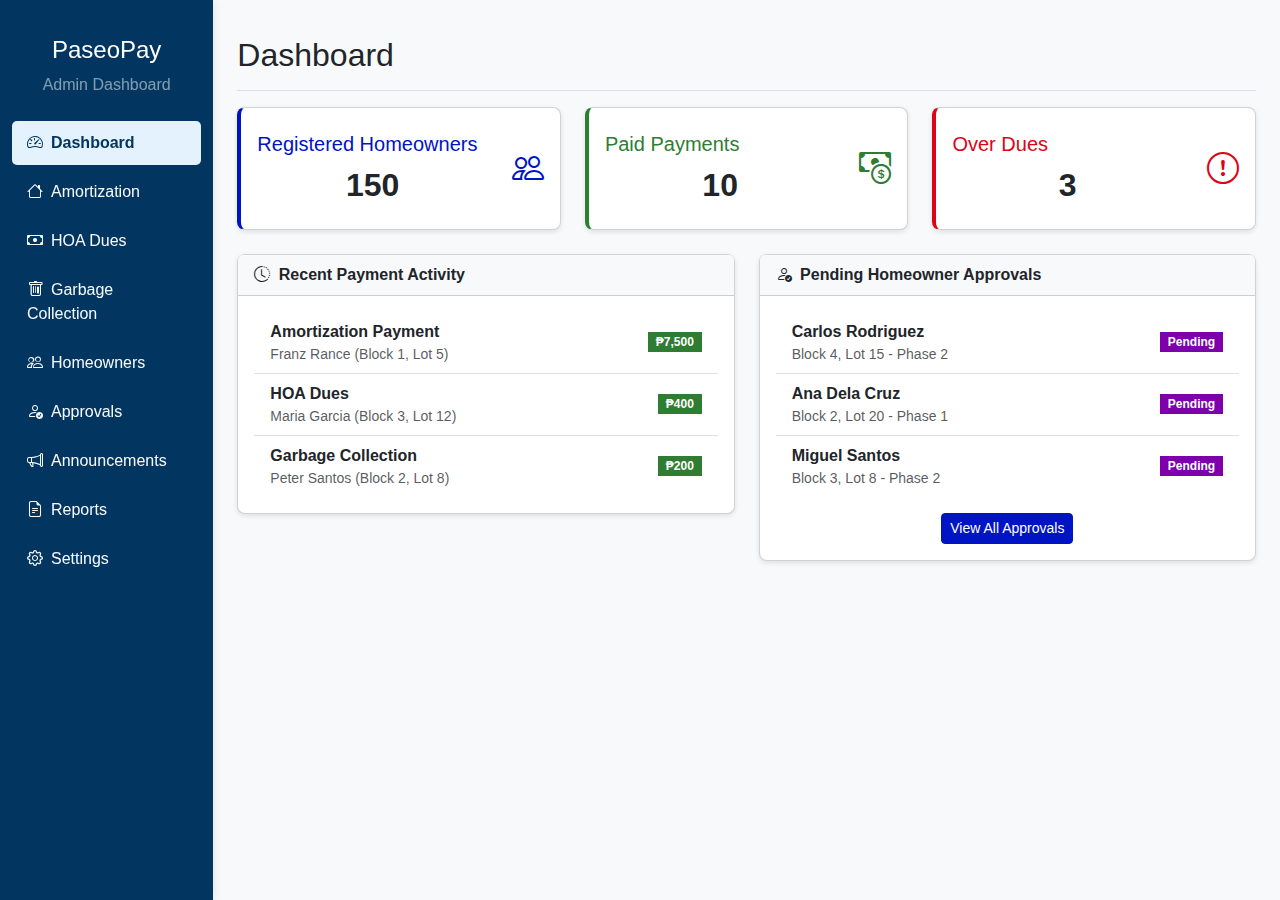
<file: admin/index.html>
<!DOCTYPE html>
<html lang="en">
<head>
    <meta charset="UTF-8">
    <meta name="viewport" content="width=device-width, initial-scale=1.0">
    <title>PaseoPay Admin Dashboard</title>
    <link href="https://cdn.jsdelivr.net/npm/bootstrap@5.3.0/dist/css/bootstrap.min.css" rel="stylesheet">
    <link rel="stylesheet" href="https://cdn.jsdelivr.net/npm/bootstrap-icons@1.10.0/font/bootstrap-icons.css">
    <link rel="stylesheet" href="assets/css/styles.css">
</head>
<body>
    <div class="container-fluid">
        <div class="row">
            <!-- Sidebar -->
            <nav id="sidebar" class="col-md-3 col-lg-2 d-md-block sidebar">
                <div class="position-sticky pt-3">
                    <div class="text-center mb-4">
                        <h4 class="text-white">PaseoPay</h4>
                        <p class="text-white-50">Admin Dashboard</p>
                    </div>
                    <ul class="nav flex-column">
                        <li class="nav-item">
                            <a class="nav-link active" href="index.html">
                                <i class="bi bi-speedometer2 me-2"></i>Dashboard
                            </a>
                        </li>
                        <li class="nav-item">
                            <a class="nav-link" href="amortization.html">
                                <i class="bi bi-house me-2"></i>Amortization
                            </a>
                        </li>
                        <li class="nav-item">
                            <a class="nav-link" href="hoa-dues.html">
                                <i class="bi bi-cash me-2"></i>HOA Dues
                            </a>
                        </li>
                        <li class="nav-item">
                            <a class="nav-link" href="garbage-collection.html">
                                <i class="bi bi-trash me-2"></i>Garbage Collection
                            </a>
                        </li>
                        <li class="nav-item">
                            <a class="nav-link" href="homeowners.html">
                                <i class="bi bi-people me-2"></i>Homeowners
                            </a>
                        </li>
                        <li class="nav-item">
                            <a class="nav-link" href="homeowner-approvals.html">
                                <i class="bi bi-person-check me-2"></i>Approvals
                            </a>
                        </li>
                        <li class="nav-item">
                            <a class="nav-link" href="announcements.html">
                                <i class="bi bi-megaphone me-2"></i>Announcements
                            </a>
                        </li>
                        <li class="nav-item">
                            <a class="nav-link" href="reports.html">
                                <i class="bi bi-file-earmark-text me-2"></i>Reports
                            </a>
                        </li>
                        <li class="nav-item">
                            <a class="nav-link" href="settings.html">
                                <i class="bi bi-gear me-2"></i>Settings
                            </a>
                        </li>
                    </ul>
                </div>
            </nav>

            <!-- Main Content -->
            <main class="col-md-9 ms-sm-auto col-lg-10 px-md-4">
                <div class="d-flex justify-content-between flex-wrap flex-md-nowrap align-items-center pt-3 pb-2 mb-3 border-bottom">
                    <h1 class="h2">Dashboard</h1>
                </div>

                <!-- Dashboard Content -->
                <div class="row">
                    <div class="col-md-4 mb-4">
                        <div class="card border-left-primary h-100 py-2">
                            <div class="card-body">
                                <div class="row no-gutters align-items-center">
                                    <div class="col">
                                        <div class="h5 mb-0 font-weight-bold text-primary">Registered Homeowners</div>
                                        <div class="h2 mt-2 stat-number">150</div>
                                    </div>
                                    <div class="col-auto">
                                        <i class="bi bi-people icon-large text-primary"></i>
                                    </div>
                                </div>
                            </div>
                        </div>
                    </div>
                    <div class="col-md-4 mb-4">
                        <div class="card border-left-success h-100 py-2">
                            <div class="card-body">
                                <div class="row no-gutters align-items-center">
                                    <div class="col">
                                        <div class="h5 mb-0 font-weight-bold text-success">Paid Payments</div>
                                        <div class="h2 mt-2 stat-number">10</div>
                                    </div>
                                    <div class="col-auto">
                                        <i class="bi bi-cash-coin icon-large text-success"></i>
                                    </div>
                                </div>
                            </div>
                        </div>
                    </div>
                    <div class="col-md-4 mb-4">
                        <div class="card border-left-danger h-100 py-2">
                            <div class="card-body">
                                <div class="row no-gutters align-items-center">
                                    <div class="col">
                                        <div class="h5 mb-0 font-weight-bold text-danger">Over Dues</div>
                                        <div class="h2 mt-2 stat-number">3</div>
                                    </div>
                                    <div class="col-auto">
                                        <i class="bi bi-exclamation-circle icon-large text-danger"></i>
                                    </div>
                                </div>
                            </div>
                        </div>
                    </div>
                </div>
                <div class="row">
                    <div class="col-md-6">
                        <div class="card mb-4">
                            <div class="card-header">
                                <i class="bi bi-clock-history me-1"></i>
                                Recent Payment Activity
                            </div>
                            <div class="card-body">
                                <ul class="list-group list-group-flush">
                                    <li class="list-group-item d-flex justify-content-between align-items-center">
                                        <div>
                                            <strong>Amortization Payment</strong>
                                            <div class="small text-muted">Franz Rance (Block 1, Lot 5)</div>
                                        </div>
                                        <span class="badge bg-success">₱7,500</span>
                                    </li>
                                    <li class="list-group-item d-flex justify-content-between align-items-center">
                                        <div>
                                            <strong>HOA Dues</strong>
                                            <div class="small text-muted">Maria Garcia (Block 3, Lot 12)</div>
                                        </div>
                                        <span class="badge bg-success">₱400</span>
                                    </li>
                                    <li class="list-group-item d-flex justify-content-between align-items-center">
                                        <div>
                                            <strong>Garbage Collection</strong>
                                            <div class="small text-muted">Peter Santos (Block 2, Lot 8)</div>
                                        </div>
                                        <span class="badge bg-success">₱200</span>
                                    </li>
                                </ul>
                            </div>
                        </div>
                    </div>
                    <div class="col-md-6">
                        <div class="card mb-4">
                            <div class="card-header">
                                <i class="bi bi-person-check me-1"></i>
                                Pending Homeowner Approvals
                            </div>
                            <div class="card-body">
                                <ul class="list-group list-group-flush">
                                    <li class="list-group-item d-flex justify-content-between align-items-center">
                                        <div>
                                            <strong>Carlos Rodriguez</strong>
                                            <div class="small text-muted">Block 4, Lot 15 - Phase 2</div>
                                        </div>
                                        <span class="badge bg-warning">Pending</span>
                                    </li>
                                    <li class="list-group-item d-flex justify-content-between align-items-center">
                                        <div>
                                            <strong>Ana Dela Cruz</strong>
                                            <div class="small text-muted">Block 2, Lot 20 - Phase 1</div>
                                        </div>
                                        <span class="badge bg-warning">Pending</span>
                                    </li>
                                    <li class="list-group-item d-flex justify-content-between align-items-center">
                                        <div>
                                            <strong>Miguel Santos</strong>
                                            <div class="small text-muted">Block 3, Lot 8 - Phase 2</div>
                                        </div>
                                        <span class="badge bg-warning">Pending</span>
                                    </li>
                                </ul>
                                <div class="text-center mt-3">
                                    <a href="homeowner-approvals.html" class="btn btn-sm btn-primary">
                                        View All Approvals
                                    </a>
                                </div>
                            </div>
                        </div>
                    </div>
                </div>
            </main>
        </div>
    </div>

    <script src="https://cdn.jsdelivr.net/npm/bootstrap@5.3.0/dist/js/bootstrap.bundle.min.js"></script>
    <script src="assets/js/dashboard.js"></script>
</body>
</html>
</file>
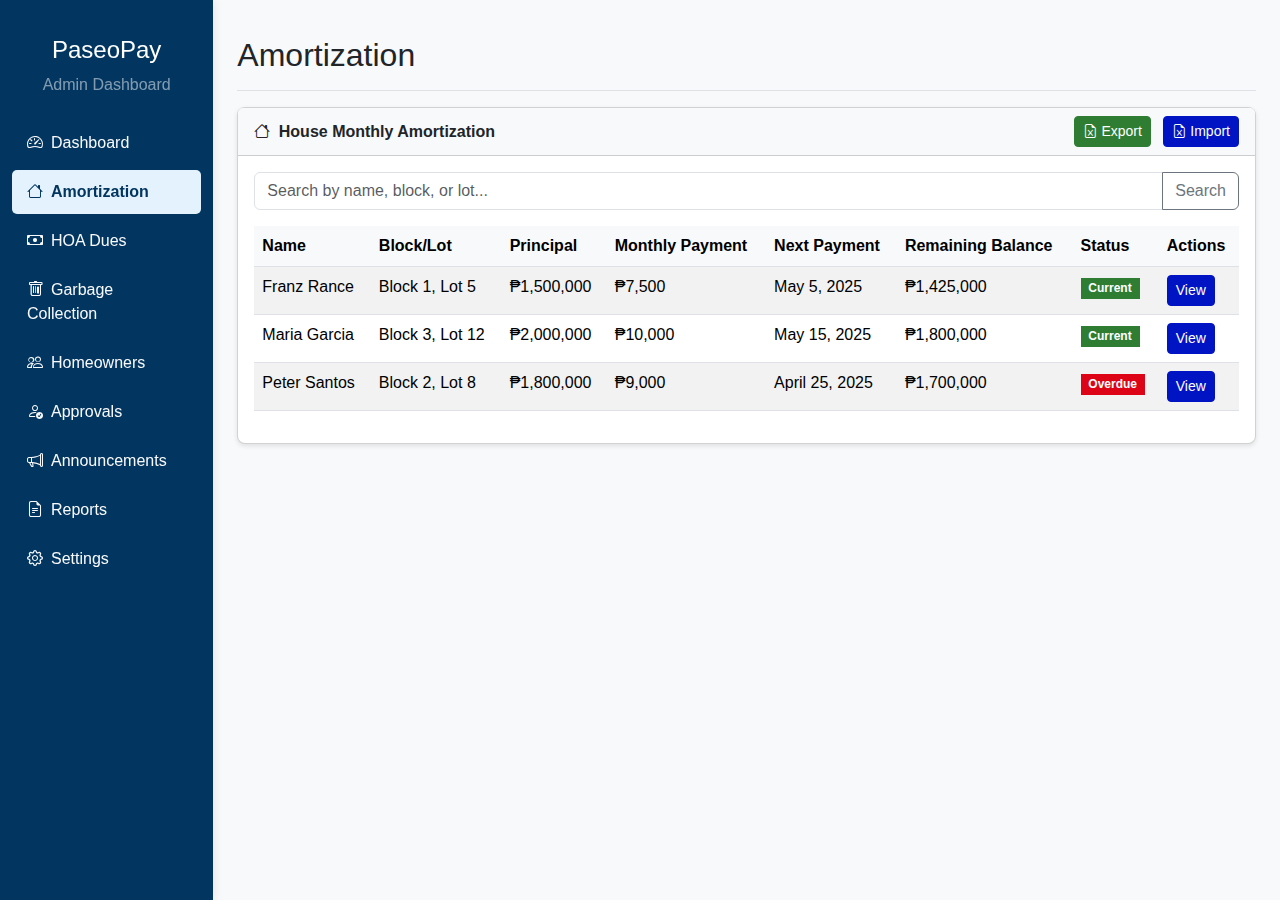
<file: admin/amortization.html>
<!DOCTYPE html>
<html lang="en">
  <head>
    <meta charset="UTF-8" />
    <meta name="viewport" content="width=device-width, initial-scale=1.0" />
    <title>Amortization - PaseoPay Admin Dashboard</title>
    <link
      href="https://cdn.jsdelivr.net/npm/bootstrap@5.3.0/dist/css/bootstrap.min.css"
      rel="stylesheet"
    />
    <link
      rel="stylesheet"
      href="https://cdn.jsdelivr.net/npm/bootstrap-icons@1.10.0/font/bootstrap-icons.css"
    />
    <link rel="stylesheet" href="assets/css/styles.css" />
  </head>
  <body>
    <div class="container-fluid">
      <div class="row">
        <!-- Sidebar -->
        <nav id="sidebar" class="col-md-3 col-lg-2 d-md-block sidebar">
          <div class="position-sticky pt-3">
            <div class="text-center mb-4">
              <h4 class="text-white">PaseoPay</h4>
              <p class="text-white-50">Admin Dashboard</p>
            </div>
            <ul class="nav flex-column">
              <li class="nav-item">
                <a class="nav-link" href="index.html">
                  <i class="bi bi-speedometer2 me-2"></i>Dashboard
                </a>
              </li>
              <li class="nav-item">
                <a class="nav-link active" href="amortization.html">
                  <i class="bi bi-house me-2"></i>Amortization
                </a>
              </li>
              <li class="nav-item">
                <a class="nav-link" href="hoa-dues.html">
                  <i class="bi bi-cash me-2"></i>HOA Dues
                </a>
              </li>
              <li class="nav-item">
                <a class="nav-link" href="garbage-collection.html">
                  <i class="bi bi-trash me-2"></i>Garbage Collection
                </a>
              </li>
              <li class="nav-item">
                <a class="nav-link" href="homeowners.html">
                  <i class="bi bi-people me-2"></i>Homeowners
                </a>
              </li>
              <li class="nav-item">
                <a class="nav-link" href="homeowner-approvals.html">
                  <i class="bi bi-person-check me-2"></i>Approvals
                </a>
              </li>
              <li class="nav-item">
                <a class="nav-link" href="announcements.html">
                  <i class="bi bi-megaphone me-2"></i>Announcements
                </a>
              </li>
              <li class="nav-item">
                <a class="nav-link" href="reports.html">
                  <i class="bi bi-file-earmark-text me-2"></i>Reports
                </a>
              </li>
              <li class="nav-item">
                <a class="nav-link" href="settings.html">
                  <i class="bi bi-gear me-2"></i>Settings
                </a>
              </li>
            </ul>
          </div>
        </nav>

        <!-- Main Content -->
        <main class="col-md-9 ms-sm-auto col-lg-10 px-md-4">
          <div
            class="d-flex justify-content-between flex-wrap flex-md-nowrap align-items-center pt-3 pb-2 mb-3 border-bottom"
          >
            <h1 class="h2">Amortization</h1>
          </div>

          <!-- Amortization Content -->
          <div class="card mb-4">
            <div class="card-header">
              <div class="d-flex justify-content-between align-items-center">
                <div>
                  <i class="bi bi-house me-1"></i>
                  House Monthly Amortization
                </div>
                <div>
                  <button
                    class="btn btn-sm btn-success me-2"
                    id="export-amortization"
                  >
                    <i class="bi bi-file-earmark-excel me-1"></i>Export
                  </button>
                  <button
                    class="btn btn-sm btn-primary"
                    id="import-amortization"
                  >
                    <i class="bi bi-file-earmark-excel me-1"></i>Import
                  </button>
                </div>
              </div>
            </div>
            <div class="card-body">
              <div class="mb-3">
                <div class="input-group">
                  <input
                    type="text"
                    class="form-control"
                    placeholder="Search by name, block, or lot..."
                  />
                  <button class="btn btn-outline-secondary" type="button">
                    Search
                  </button>
                </div>
              </div>
              <div class="table-responsive">
                <table class="table table-striped table-hover">
                  <thead>
                    <tr>
                      <th>Name</th>
                      <th>Block/Lot</th>
                      <th>Principal</th>
                      <th>Monthly Payment</th>
                      <th>Next Payment</th>
                      <th>Remaining Balance</th>
                      <th>Status</th>
                      <th>Actions</th>
                    </tr>
                  </thead>
                  <tbody>
                    <tr>
                      <td>Franz Rance</td>
                      <td>Block 1, Lot 5</td>
                      <td>₱1,500,000</td>
                      <td>₱7,500</td>
                      <td>May 5, 2025</td>
                      <td>₱1,425,000</td>
                      <td><span class="badge bg-success">Current</span></td>
                      <td>
                        <button
                          class="btn btn-sm btn-primary"
                          data-bs-toggle="modal"
                          data-bs-target="#amortizationModal"
                        >
                          View
                        </button>
                      </td>
                    </tr>
                    <tr>
                      <td>Maria Garcia</td>
                      <td>Block 3, Lot 12</td>
                      <td>₱2,000,000</td>
                      <td>₱10,000</td>
                      <td>May 15, 2025</td>
                      <td>₱1,800,000</td>
                      <td><span class="badge bg-success">Current</span></td>
                      <td>
                        <button
                          class="btn btn-sm btn-primary"
                          data-bs-toggle="modal"
                          data-bs-target="#amortizationModal"
                        >
                          View
                        </button>
                      </td>
                    </tr>
                    <tr>
                      <td>Peter Santos</td>
                      <td>Block 2, Lot 8</td>
                      <td>₱1,800,000</td>
                      <td>₱9,000</td>
                      <td>April 25, 2025</td>
                      <td>₱1,700,000</td>
                      <td><span class="badge bg-danger">Overdue</span></td>
                      <td>
                        <button
                          class="btn btn-sm btn-primary"
                          data-bs-toggle="modal"
                          data-bs-target="#amortizationModal"
                        >
                          View
                        </button>
                      </td>
                    </tr>
                  </tbody>
                </table>
              </div>
            </div>
          </div>
        </main>
      </div>
    </div>

    <!-- Amortization Detail Modal -->
    <div
      class="modal fade"
      id="amortizationModal"
      tabindex="-1"
      aria-labelledby="amortizationModalLabel"
      aria-hidden="true"
    >
      <div class="modal-dialog modal-lg">
        <div class="modal-content">
          <div class="modal-header">
            <h5 class="modal-title" id="amortizationModalLabel">
              Amortization Details - Franz Rance
            </h5>
            <button
              type="button"
              class="btn-close"
              data-bs-dismiss="modal"
              aria-label="Close"
            ></button>
          </div>
          <div class="modal-body">
            <div class="row mb-3">
              <div class="col-md-4">
                <p><strong>Principal:</strong> ₱1,500,000</p>
              </div>
              <div class="col-md-4">
                <p><strong>Term:</strong> 10 years</p>
              </div>
              <div class="col-md-4">
                <p><strong>Interest Rate:</strong> 6% annually</p>
              </div>
            </div>
            <div class="row mb-3">
              <div class="col-md-4">
                <p><strong>Monthly Payment:</strong> ₱7,500</p>
              </div>
              <div class="col-md-4">
                <p><strong>Start Date:</strong> January 1, 2025</p>
              </div>
              <div class="col-md-4">
                <p><strong>Remaining Balance:</strong> ₱1,425,000</p>
              </div>
            </div>
            <hr />
            <h6>Amortization Schedule</h6>
            <div class="table-responsive">
              <table class="table table-striped table-hover">
                <thead>
                  <tr>
                    <th>Month</th>
                    <th>Date</th>
                    <th>Beginning Balance</th>
                    <th>Payment</th>
                    <th>Interest</th>
                    <th>Principal</th>
                    <th>Ending Balance</th>
                    <th>Status</th>
                  </tr>
                </thead>
                <tbody>
                  <tr>
                    <td>1</td>
                    <td>Jan 1, 2025</td>
                    <td>₱1,500,000</td>
                    <td>₱7,500</td>
                    <td>₱7,500</td>
                    <td>₱0</td>
                    <td>₱1,500,000</td>
                    <td><span class="badge bg-success">Paid</span></td>
                  </tr>
                  <tr>
                    <td>2</td>
                    <td>Feb 1, 2025</td>
                    <td>₱1,500,000</td>
                    <td>₱7,500</td>
                    <td>₱7,500</td>
                    <td>₱0</td>
                    <td>₱1,500,000</td>
                    <td><span class="badge bg-success">Paid</span></td>
                  </tr>
                  <tr>
                    <td>3</td>
                    <td>Mar 1, 2025</td>
                    <td>₱1,500,000</td>
                    <td>₱7,500</td>
                    <td>₱7,500</td>
                    <td>₱0</td>
                    <td>₱1,500,000</td>
                    <td><span class="badge bg-success">Paid</span></td>
                  </tr>
                  <tr>
                    <td>4</td>
                    <td>Apr 1, 2025</td>
                    <td>₱1,500,000</td>
                    <td>₱7,500</td>
                    <td>₱7,500</td>
                    <td>₱0</td>
                    <td>₱1,500,000</td>
                    <td><span class="badge bg-success">Paid</span></td>
                  </tr>
                  <tr>
                    <td>5</td>
                    <td>May 1, 2025</td>
                    <td>₱1,500,000</td>
                    <td>₱7,500</td>
                    <td>₱7,500</td>
                    <td>₱0</td>
                    <td>₱1,500,000</td>
                    <td><span class="badge bg-warning">Pending</span></td>
                  </tr>
                </tbody>
              </table>
            </div>
          </div>
          <div class="modal-footer">
            <button
              type="button"
              class="btn btn-secondary"
              data-bs-dismiss="modal"
            >
              Close
            </button>
            <button type="button" class="btn btn-success">
              Record Payment
            </button>
          </div>
        </div>
      </div>
    </div>

    <!-- Import File Modal -->
    <div
      class="modal fade"
      id="importModal"
      tabindex="-1"
      aria-labelledby="importModalLabel"
      aria-hidden="true"
    >
      <div class="modal-dialog">
        <div class="modal-content">
          <div class="modal-header">
            <h5 class="modal-title" id="importModalLabel">Import Data</h5>
            <button
              type="button"
              class="btn-close"
              data-bs-dismiss="modal"
              aria-label="Close"
            ></button>
          </div>
          <div class="modal-body">
            <div class="mb-3">
              <label for="formFile" class="form-label">Select Excel File</label>
              <input class="form-control" type="file" id="formFile" />
            </div>
            <div class="alert alert-info">
              <small>
                <i class="bi bi-info-circle me-1"></i>
                Please ensure your Excel file follows the required format. You
                can download a template from the Settings page.
              </small>
            </div>
          </div>
          <div class="modal-footer">
            <button
              type="button"
              class="btn btn-secondary"
              data-bs-dismiss="modal"
            >
              Cancel
            </button>
            <button type="button" class="btn btn-primary">Import Data</button>
          </div>
        </div>
      </div>
    </div>

    <script src="https://cdn.jsdelivr.net/npm/bootstrap@5.3.0/dist/js/bootstrap.bundle.min.js"></script>
    <script src="assets/js/amortization.js"></script>
  </body>
</html>
</file>
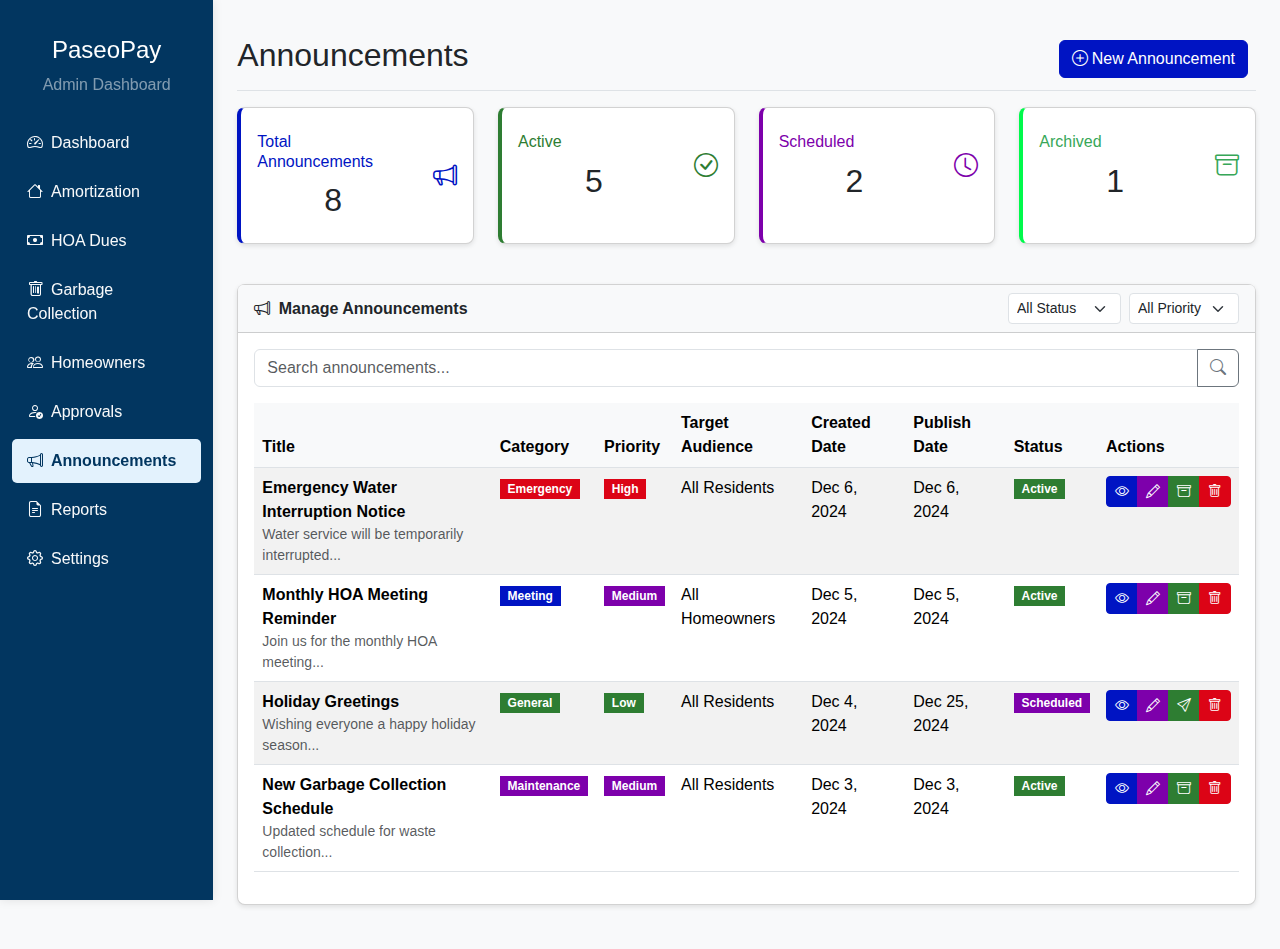
<file: admin/announcements.html>
<!DOCTYPE html>
<html lang="en">
<head>
    <meta charset="UTF-8">
    <meta name="viewport" content="width=device-width, initial-scale=1.0">
    <title>Announcements - PaseoPay Admin Dashboard</title>
    <link href="https://cdn.jsdelivr.net/npm/bootstrap@5.3.0/dist/css/bootstrap.min.css" rel="stylesheet">
    <link rel="stylesheet" href="https://cdn.jsdelivr.net/npm/bootstrap-icons@1.10.0/font/bootstrap-icons.css">
    <link rel="stylesheet" href="assets/css/styles.css">
</head>
<body>
    <div class="container-fluid">
        <div class="row">
            <!-- Sidebar -->
            <nav id="sidebar" class="col-md-3 col-lg-2 d-md-block sidebar">
                <div class="position-sticky pt-3">
                    <div class="text-center mb-4">
                        <h4 class="text-white">PaseoPay</h4>
                        <p class="text-white-50">Admin Dashboard</p>
                    </div>
                    <ul class="nav flex-column">
                        <li class="nav-item">
                            <a class="nav-link" href="index.html">
                                <i class="bi bi-speedometer2 me-2"></i>Dashboard
                            </a>
                        </li>
                        <li class="nav-item">
                            <a class="nav-link" href="amortization.html">
                                <i class="bi bi-house me-2"></i>Amortization
                            </a>
                        </li>
                        <li class="nav-item">
                            <a class="nav-link" href="hoa-dues.html">
                                <i class="bi bi-cash me-2"></i>HOA Dues
                            </a>
                        </li>
                        <li class="nav-item">
                            <a class="nav-link" href="garbage-collection.html">
                                <i class="bi bi-trash me-2"></i>Garbage Collection
                            </a>
                        </li>
                        <li class="nav-item">
                            <a class="nav-link" href="homeowners.html">
                                <i class="bi bi-people me-2"></i>Homeowners
                            </a>
                        </li>
                        <li class="nav-item">
                            <a class="nav-link" href="homeowner-approvals.html">
                                <i class="bi bi-person-check me-2"></i>Approvals
                            </a>
                        </li>
                        <li class="nav-item">
                            <a class="nav-link active" href="announcements.html">
                                <i class="bi bi-megaphone me-2"></i>Announcements
                            </a>
                        </li>
                        <li class="nav-item">
                            <a class="nav-link" href="reports.html">
                                <i class="bi bi-file-earmark-text me-2"></i>Reports
                            </a>
                        </li>
                        <li class="nav-item">
                            <a class="nav-link" href="settings.html">
                                <i class="bi bi-gear me-2"></i>Settings
                            </a>
                        </li>
                    </ul>
                </div>
            </nav>

            <!-- Main Content -->
            <main class="col-md-9 ms-sm-auto col-lg-10 px-md-4">
                <div class="d-flex justify-content-between flex-wrap flex-md-nowrap align-items-center pt-3 pb-2 mb-3 border-bottom">
                    <h1 class="h2">Announcements</h1>
                    <div class="btn-toolbar mb-2 mb-md-0">
                        <div class="btn-group me-2">
                            <button type="button" class="btn btn-primary" data-bs-toggle="modal" data-bs-target="#announcementModal" id="new-announcement-btn">
                                <i class="bi bi-plus-circle me-1"></i>New Announcement
                            </button>
                        </div>
                    </div>
                </div>

                <!-- Summary Cards -->
                <div class="row mb-4">
                    <div class="col-md-3 mb-3">
                        <div class="card border-left-primary h-100 py-2">
                            <div class="card-body">
                                <div class="row no-gutters align-items-center">
                                    <div class="col">
                                        <div class="h6 mb-0 font-weight-bold text-primary">Total Announcements</div>
                                        <div class="h3 mt-2 stat-number2" id="total-announcements">8</div>
                                    </div>
                                    <div class="col-auto">
                                        <i class="bi bi-megaphone icon-large2 text-primary"></i>
                                    </div>
                                </div>
                            </div>
                        </div>
                    </div>
                    <div class="col-md-3 mb-3">
                        <div class="card border-left-success h-100 py-2">
                            <div class="card-body">
                                <div class="row no-gutters align-items-center">
                                    <div class="col">
                                        <div class="h6 mb-0 font-weight-bold text-success">Active</div>
                                        <div class="h3 mt-2 stat-number2" id="active-announcements">5</div>
                                    </div>
                                    <div class="col-auto">
                                        <i class="bi bi-check-circle icon-large2 text-success"></i>
                                    </div>
                                </div>
                            </div>
                        </div>
                    </div>
                    <div class="col-md-3 mb-3">
                        <div class="card border-left-warning h-100 py-2">
                            <div class="card-body">
                                <div class="row no-gutters align-items-center">
                                    <div class="col">
                                        <div class="h6 mb-0 font-weight-bold text-warning">Scheduled</div>
                                        <div class="h3 mt-2 stat-number2" id="scheduled-announcements">2</div>
                                    </div>
                                    <div class="col-auto">
                                        <i class="bi bi-clock icon-large2 text-warning"></i>
                                    </div>
                                </div>
                            </div>
                        </div>
                    </div>
                    <div class="col-md-3 mb-3">
                        <div class="card border-left-secondary h-100 py-2">
                            <div class="card-body">
                                <div class="row no-gutters align-items-center">
                                    <div class="col">
                                        <div class="h6 mb-0 font-weight-bold text-secondary">Archived</div>
                                        <div class="h3 mt-2 stat-number2" id="archived-announcements">1</div>
                                    </div>
                                    <div class="col-auto">
                                        <i class="bi bi-archive icon-large2 text-secondary"></i>
                                    </div>
                                </div>
                            </div>
                        </div>
                    </div>
                </div>

                <!-- Filter and Search -->
                <div class="card mb-4">
                    <div class="card-header">
                        <div class="d-flex justify-content-between align-items-center">
                            <div>
                                <i class="bi bi-megaphone me-1"></i>
                                Manage Announcements
                            </div>
                            <div class="d-flex gap-2">
                                <select class="form-select form-select-sm" id="status-filter" style="width: auto;">
                                    <option value="all">All Status</option>
                                    <option value="active">Active</option>
                                    <option value="scheduled">Scheduled</option>
                                    <option value="archived">Archived</option>
                                </select>
                                <select class="form-select form-select-sm" id="priority-filter" style="width: auto;">
                                    <option value="all">All Priority</option>
                                    <option value="high">High</option>
                                    <option value="medium">Medium</option>
                                    <option value="low">Low</option>
                                </select>
                            </div>
                        </div>
                    </div>
                    <div class="card-body">
                        <div class="mb-3">
                            <div class="input-group">
                                <input type="text" class="form-control" placeholder="Search announcements..." id="search-input">
                                <button class="btn btn-outline-secondary" type="button" id="search-btn">
                                    <i class="bi bi-search"></i>
                                </button>
                            </div>
                        </div>
                        <div class="table-responsive">
                            <table class="table table-striped table-hover">
                                <thead>
                                    <tr>
                                        <th>Title</th>
                                        <th>Category</th>
                                        <th>Priority</th>
                                        <th>Target Audience</th>
                                        <th>Created Date</th>
                                        <th>Publish Date</th>
                                        <th>Status</th>
                                        <th>Actions</th>
                                    </tr>
                                </thead>
                                <tbody>
                                    <tr data-status="active" data-priority="high">
                                        <td>
                                            <div>
                                                <strong>Emergency Water Interruption Notice</strong>
                                                <div class="small text-muted">Water service will be temporarily interrupted...</div>
                                            </div>
                                        </td>
                                        <td><span class="badge bg-danger">Emergency</span></td>
                                        <td><span class="badge bg-danger">High</span></td>
                                        <td>All Residents</td>
                                        <td>Dec 6, 2024</td>
                                        <td>Dec 6, 2024</td>
                                        <td><span class="badge bg-success">Active</span></td>
                                        <td>
                                            <div class="btn-group" role="group">
                                                <button class="btn btn-sm btn-primary" data-action="view" data-bs-toggle="modal" data-bs-target="#viewModal">
                                                    <i class="bi bi-eye"></i>
                                                </button>
                                                <button class="btn btn-sm btn-warning" data-action="edit" data-bs-toggle="modal" data-bs-target="#announcementModal">
                                                    <i class="bi bi-pencil"></i>
                                                </button>
                                                <button class="btn btn-sm btn-secondary" data-action="archive">
                                                    <i class="bi bi-archive"></i>
                                                </button>
                                                <button class="btn btn-sm btn-danger" data-action="delete">
                                                    <i class="bi bi-trash"></i>
                                                </button>
                                            </div>
                                        </td>
                                    </tr>
                                    <tr data-status="active" data-priority="medium">
                                        <td>
                                            <div>
                                                <strong>Monthly HOA Meeting Reminder</strong>
                                                <div class="small text-muted">Join us for the monthly HOA meeting...</div>
                                            </div>
                                        </td>
                                        <td><span class="badge bg-info">Meeting</span></td>
                                        <td><span class="badge bg-warning">Medium</span></td>
                                        <td>All Homeowners</td>
                                        <td>Dec 5, 2024</td>
                                        <td>Dec 5, 2024</td>
                                        <td><span class="badge bg-success">Active</span></td>
                                        <td>
                                            <div class="btn-group" role="group">
                                                <button class="btn btn-sm btn-primary" data-action="view" data-bs-toggle="modal" data-bs-target="#viewModal">
                                                    <i class="bi bi-eye"></i>
                                                </button>
                                                <button class="btn btn-sm btn-warning" data-action="edit" data-bs-toggle="modal" data-bs-target="#announcementModal">
                                                    <i class="bi bi-pencil"></i>
                                                </button>
                                                <button class="btn btn-sm btn-secondary" data-action="archive">
                                                    <i class="bi bi-archive"></i>
                                                </button>
                                                <button class="btn btn-sm btn-danger" data-action="delete">
                                                    <i class="bi bi-trash"></i>
                                                </button>
                                            </div>
                                        </td>
                                    </tr>
                                    <tr data-status="scheduled" data-priority="low">
                                        <td>
                                            <div>
                                                <strong>Holiday Greetings</strong>
                                                <div class="small text-muted">Wishing everyone a happy holiday season...</div>
                                            </div>
                                        </td>
                                        <td><span class="badge bg-success">General</span></td>
                                        <td><span class="badge bg-secondary">Low</span></td>
                                        <td>All Residents</td>
                                        <td>Dec 4, 2024</td>
                                        <td>Dec 25, 2024</td>
                                        <td><span class="badge bg-warning">Scheduled</span></td>
                                        <td>
                                            <div class="btn-group" role="group">
                                                <button class="btn btn-sm btn-primary" data-action="view" data-bs-toggle="modal" data-bs-target="#viewModal">
                                                    <i class="bi bi-eye"></i>
                                                </button>
                                                <button class="btn btn-sm btn-warning" data-action="edit" data-bs-toggle="modal" data-bs-target="#announcementModal">
                                                    <i class="bi bi-pencil"></i>
                                                </button>
                                                <button class="btn btn-sm btn-success" data-action="publish">
                                                    <i class="bi bi-send"></i>
                                                </button>
                                                <button class="btn btn-sm btn-danger" data-action="delete">
                                                    <i class="bi bi-trash"></i>
                                                </button>
                                            </div>
                                        </td>
                                    </tr>
                                    <tr data-status="active" data-priority="medium">
                                        <td>
                                            <div>
                                                <strong>New Garbage Collection Schedule</strong>
                                                <div class="small text-muted">Updated schedule for waste collection...</div>
                                            </div>
                                        </td>
                                        <td><span class="badge bg-warning">Maintenance</span></td>
                                        <td><span class="badge bg-warning">Medium</span></td>
                                        <td>All Residents</td>
                                        <td>Dec 3, 2024</td>
                                        <td>Dec 3, 2024</td>
                                        <td><span class="badge bg-success">Active</span></td>
                                        <td>
                                            <div class="btn-group" role="group">
                                                <button class="btn btn-sm btn-primary" data-action="view" data-bs-toggle="modal" data-bs-target="#viewModal">
                                                    <i class="bi bi-eye"></i>
                                                </button>
                                                <button class="btn btn-sm btn-warning" data-action="edit" data-bs-toggle="modal" data-bs-target="#announcementModal">
                                                    <i class="bi bi-pencil"></i>
                                                </button>
                                                <button class="btn btn-sm btn-secondary" data-action="archive">
                                                    <i class="bi bi-archive"></i>
                                                </button>
                                                <button class="btn btn-sm btn-danger" data-action="delete">
                                                    <i class="bi bi-trash"></i>
                                                </button>
                                            </div>
                                        </td>
                                    </tr>
                                    <tr data-status="archived" data-priority="low" style="display: none;">
                                        <td>
                                            <div>
                                                <strong>Pool Maintenance Complete</strong>
                                                <div class="small text-muted">Swimming pool maintenance has been completed...</div>
                                            </div>
                                        </td>
                                        <td><span class="badge bg-warning">Maintenance</span></td>
                                        <td><span class="badge bg-secondary">Low</span></td>
                                        <td>All Residents</td>
                                        <td>Nov 28, 2024</td>
                                        <td>Nov 28, 2024</td>
                                        <td><span class="badge bg-secondary">Archived</span></td>
                                        <td>
                                            <div class="btn-group" role="group">
                                                <button class="btn btn-sm btn-primary" data-action="view" data-bs-toggle="modal" data-bs-target="#viewModal">
                                                    <i class="bi bi-eye"></i>
                                                </button>
                                                <button class="btn btn-sm btn-success" data-action="restore">
                                                    <i class="bi bi-arrow-clockwise"></i>
                                                </button>
                                                <button class="btn btn-sm btn-danger" data-action="delete">
                                                    <i class="bi bi-trash"></i>
                                                </button>
                                            </div>
                                        </td>
                                    </tr>
                                </tbody>
                            </table>
                        </div>
                    </div>
                </div>
            </main>
        </div>
    </div>

    <!-- Create/Edit Announcement Modal -->
    <div class="modal fade" id="announcementModal" tabindex="-1" aria-labelledby="announcementModalLabel" aria-hidden="true">
        <div class="modal-dialog modal-xl">
            <div class="modal-content">
                <div class="modal-header">
                    <h5 class="modal-title" id="announcementModalLabel">Create New Announcement</h5>
                    <button type="button" class="btn-close" data-bs-dismiss="modal" aria-label="Close"></button>
                </div>
                <div class="modal-body">
                    <form id="announcementForm">
                        <div class="row">
                            <div class="col-md-8">
                                <div class="mb-3">
                                    <label for="announcement-title" class="form-label">Title <span class="text-danger">*</span></label>
                                    <input type="text" class="form-control" id="announcement-title" required>
                                </div>
                                <div class="mb-3">
                                    <label for="announcement-content" class="form-label">Content <span class="text-danger">*</span></label>
                                    <textarea class="form-control" id="announcement-content" rows="8" required placeholder="Enter the announcement content..."></textarea>
                                </div>
                                <div class="row">
                                    <div class="col-md-6">
                                        <div class="mb-3">
                                            <label for="announcement-category" class="form-label">Category</label>
                                            <select class="form-select" id="announcement-category">
                                                <option value="general">General</option>
                                                <option value="emergency">Emergency</option>
                                                <option value="meeting">Meeting</option>
                                                <option value="maintenance">Maintenance</option>
                                                <option value="event">Event</option>
                                                <option value="payment">Payment</option>
                                            </select>
                                        </div>
                                    </div>
                                    <div class="col-md-6">
                                        <div class="mb-3">
                                            <label for="announcement-priority" class="form-label">Priority</label>
                                            <select class="form-select" id="announcement-priority">
                                                <option value="low">Low</option>
                                                <option value="medium" selected>Medium</option>
                                                <option value="high">High</option>
                                            </select>
                                        </div>
                                    </div>
                                </div>
                            </div>
                            <div class="col-md-4">
                                <div class="mb-3">
                                    <label for="target-audience" class="form-label">Target Audience</label>
                                    <select class="form-select" id="target-audience">
                                        <option value="all-residents">All Residents</option>
                                        <option value="all-homeowners">All Homeowners</option>
                                        <option value="phase-1">Phase 1 Only</option>
                                        <option value="phase-2">Phase 2 Only</option>
                                        <option value="phase-3">Phase 3 Only</option>
                                        <option value="specific-blocks">Specific Blocks</option>
                                    </select>
                                </div>
                                <div class="mb-3" id="specific-blocks-container" style="display: none;">
                                    <label for="specific-blocks" class="form-label">Select Blocks</label>
                                    <div class="form-check">
                                        <input class="form-check-input" type="checkbox" value="block-1" id="block-1">
                                        <label class="form-check-label" for="block-1">Block 1</label>
                                    </div>
                                    <div class="form-check">
                                        <input class="form-check-input" type="checkbox" value="block-2" id="block-2">
                                        <label class="form-check-label" for="block-2">Block 2</label>
                                    </div>
                                    <div class="form-check">
                                        <input class="form-check-input" type="checkbox" value="block-3" id="block-3">
                                        <label class="form-check-label" for="block-3">Block 3</label>
                                    </div>
                                    <div class="form-check">
                                        <input class="form-check-input" type="checkbox" value="block-4" id="block-4">
                                        <label class="form-check-label" for="block-4">Block 4</label>
                                    </div>
                                    <div class="form-check">
                                        <input class="form-check-input" type="checkbox" value="block-5" id="block-5">
                                        <label class="form-check-label" for="block-5">Block 5</label>
                                    </div>
                                </div>
                                <div class="mb-3">
                                    <label for="publish-date" class="form-label">Publish Date</label>
                                    <input type="datetime-local" class="form-control" id="publish-date">
                                    <div class="form-text">Leave empty to publish immediately</div>
                                </div>
                                <div class="mb-3">
                                    <label for="expiry-date" class="form-label">Expiry Date (Optional)</label>
                                    <input type="datetime-local" class="form-control" id="expiry-date">
                                </div>
                                <div class="mb-3">
                                    <div class="form-check">
                                        <input class="form-check-input" type="checkbox" id="send-email" checked>
                                        <label class="form-check-label" for="send-email">
                                            Send Email Notification
                                        </label>
                                    </div>
                                    <div class="form-check">
                                        <input class="form-check-input" type="checkbox" id="pin-announcement">
                                        <label class="form-check-label" for="pin-announcement">
                                            Pin to Top
                                        </label>
                                    </div>
                                </div>
                            </div>
                        </div>
                    </form>
                </div>
                <div class="modal-footer">
                    <button type="button" class="btn btn-secondary" data-bs-dismiss="modal">Cancel</button>
                    <button type="button" class="btn btn-outline-primary" id="save-draft-btn">
                        <i class="bi bi-file-earmark me-1"></i>Save as Draft
                    </button>
                    <button type="button" class="btn btn-primary" id="publish-announcement-btn">
                        <i class="bi bi-send me-1"></i>Publish Announcement
                    </button>
                </div>
            </div>
        </div>
    </div>

    <!-- View Announcement Modal -->
    <div class="modal fade" id="viewModal" tabindex="-1" aria-labelledby="viewModalLabel" aria-hidden="true">
        <div class="modal-dialog modal-lg">
            <div class="modal-content">
                <div class="modal-header">
                    <h5 class="modal-title" id="viewModalLabel">Announcement Details</h5>
                    <button type="button" class="btn-close" data-bs-dismiss="modal" aria-label="Close"></button>
                </div>
                <div class="modal-body">
                    <div class="mb-3">
                        <h4 id="view-title">Emergency Water Interruption Notice</h4>
                        <div class="d-flex gap-2 mb-3">
                            <span class="badge bg-danger" id="view-category">Emergency</span>
                            <span class="badge bg-danger" id="view-priority">High</span>
                            <span class="badge bg-success" id="view-status">Active</span>
                        </div>
                    </div>
                    <div class="row mb-3">
                        <div class="col-md-6">
                            <strong>Target Audience:</strong>
                            <p id="view-audience">All Residents</p>
                        </div>
                        <div class="col-md-6">
                            <strong>Published:</strong>
                            <p id="view-publish-date">Dec 6, 2024 at 9:00 AM</p>
                        </div>
                    </div>
                    <div class="mb-3">
                        <strong>Content:</strong>
                        <div id="view-content" class="mt-2 p-3 bg-light rounded">
                            Water service will be temporarily interrupted on December 7, 2024, from 8:00 AM to 12:00 PM for emergency pipe repairs. Please store water in advance. We apologize for any inconvenience.
                        </div>
                    </div>
                    <div class="row">
                        <div class="col-md-6">
                            <strong>Created by:</strong>
                            <p id="view-created-by">Admin User</p>
                        </div>
                        <div class="col-md-6">
                            <strong>Views:</strong>
                            <p id="view-count">45 views</p>
                        </div>
                    </div>
                </div>
                <div class="modal-footer">
                    <button type="button" class="btn btn-secondary" data-bs-dismiss="modal">Close</button>
                    <button type="button" class="btn btn-warning" id="edit-from-view-btn">
                        <i class="bi bi-pencil me-1"></i>Edit
                    </button>
                </div>
            </div>
        </div>
    </div>

    <script src="https://cdn.jsdelivr.net/npm/bootstrap@5.3.0/dist/js/bootstrap.bundle.min.js"></script>
    <script src="assets/js/announcements.js"></script>
</body>
</html>
</file>
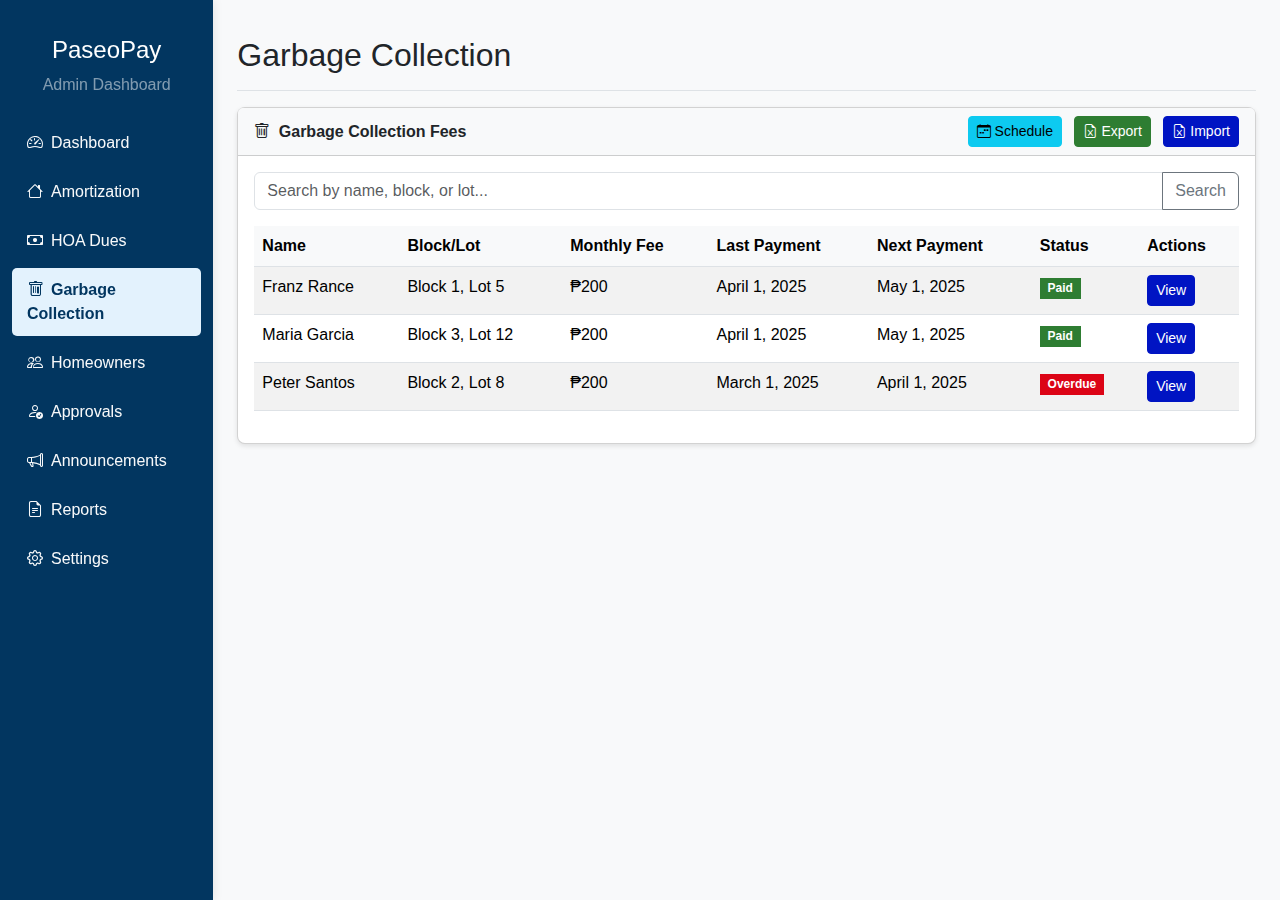
<file: admin/garbage-collection.html>
<!DOCTYPE html>
<html lang="en">
<head>
    <meta charset="UTF-8">
    <meta name="viewport" content="width=device-width, initial-scale=1.0">
    <title>Garbage Collection - PaseoPay Admin Dashboard</title>
    <link href="https://cdn.jsdelivr.net/npm/bootstrap@5.3.0/dist/css/bootstrap.min.css" rel="stylesheet">
    <link rel="stylesheet" href="https://cdn.jsdelivr.net/npm/bootstrap-icons@1.10.0/font/bootstrap-icons.css">
    <link rel="stylesheet" href="assets/css/styles.css">
</head>
<body>
    <div class="container-fluid">
        <div class="row">
            <!-- Sidebar -->
            <nav id="sidebar" class="col-md-3 col-lg-2 d-md-block sidebar">
                <div class="position-sticky pt-3">
                    <div class="text-center mb-4">
                        <h4 class="text-white">PaseoPay</h4>
                        <p class="text-white-50">Admin Dashboard</p>
                    </div>
                    <ul class="nav flex-column">
                        <li class="nav-item">
                            <a class="nav-link" href="index.html">
                                <i class="bi bi-speedometer2 me-2"></i>Dashboard
                            </a>
                        </li>
                        <li class="nav-item">
                            <a class="nav-link" href="amortization.html">
                                <i class="bi bi-house me-2"></i>Amortization
                            </a>
                        </li>
                        <li class="nav-item">
                            <a class="nav-link" href="hoa-dues.html">
                                <i class="bi bi-cash me-2"></i>HOA Dues
                            </a>
                        </li>
                        <li class="nav-item">
                            <a class="nav-link active" href="garbage-collection.html">
                                <i class="bi bi-trash me-2"></i>Garbage Collection
                            </a>
                        </li>
                        <li class="nav-item">
                            <a class="nav-link" href="homeowners.html">
                                <i class="bi bi-people me-2"></i>Homeowners
                            </a>
                        </li>
                        <li class="nav-item">
                            <a class="nav-link" href="homeowner-approvals.html">
                                <i class="bi bi-person-check me-2"></i>Approvals
                            </a>
                        </li>
                        <li class="nav-item">
                            <a class="nav-link" href="announcements.html">
                                <i class="bi bi-megaphone me-2"></i>Announcements
                            </a>
                        </li>
                        <li class="nav-item">
                            <a class="nav-link" href="reports.html">
                                <i class="bi bi-file-earmark-text me-2"></i>Reports
                            </a>
                        </li>
                        <li class="nav-item">
                            <a class="nav-link" href="settings.html">
                                <i class="bi bi-gear me-2"></i>Settings
                            </a>
                        </li>
                    </ul>
                </div>
            </nav>

            <!-- Main Content -->
            <main class="col-md-9 ms-sm-auto col-lg-10 px-md-4">
                <div class="d-flex justify-content-between flex-wrap flex-md-nowrap align-items-center pt-3 pb-2 mb-3 border-bottom">
                    <h1 class="h2">Garbage Collection</h1>
                </div>

                <!-- Garbage Collection Content -->
                <div class="card mb-4">
                    <div class="card-header">
                        <div class="d-flex justify-content-between align-items-center">
                            <div>
                                <i class="bi bi-trash me-1"></i>
                                Garbage Collection Fees
                            </div>
                            <div>
                                <button class="btn btn-sm btn-success me-2" id="export-garbage">
                                    <i class="bi bi-file-earmark-excel me-1"></i>Export
                                </button>
                                <button class="btn btn-sm btn-primary" id="import-garbage">
                                    <i class="bi bi-file-earmark-excel me-1"></i>Import
                                </button>
                            </div>
                        </div>
                    </div>
                    <div class="card-body">
                        <div class="mb-3">
                            <div class="input-group">
                                <input type="text" class="form-control" placeholder="Search by name, block, or lot...">
                                <button class="btn btn-outline-secondary" type="button">Search</button>
                            </div>
                        </div>
                        <div class="table-responsive">
                            <table class="table table-striped table-hover">
                                <thead>
                                    <tr>
                                        <th>Name</th>
                                        <th>Block/Lot</th>
                                        <th>Monthly Fee</th>
                                        <th>Last Payment</th>
                                        <th>Next Payment</th>
                                        <th>Status</th>
                                        <th>Actions</th>
                                    </tr>
                                </thead>
                                <tbody>
                                    <tr>
                                        <td>Franz Rance</td>
                                        <td>Block 1, Lot 5</td>
                                        <td>₱200</td>
                                        <td>April 1, 2025</td>
                                        <td>May 1, 2025</td>
                                        <td><span class="badge bg-success">Paid</span></td>
                                        <td>
                                            <button class="btn btn-sm btn-primary" data-bs-toggle="modal" data-bs-target="#garbageModal">View</button>
                                        </td>
                                    </tr>
                                    <tr>
                                        <td>Maria Garcia</td>
                                        <td>Block 3, Lot 12</td>
                                        <td>₱200</td>
                                        <td>April 1, 2025</td>
                                        <td>May 1, 2025</td>
                                        <td><span class="badge bg-success">Paid</span></td>
                                        <td>
                                            <button class="btn btn-sm btn-primary" data-bs-toggle="modal" data-bs-target="#garbageModal">View</button>
                                        </td>
                                    </tr>
                                    <tr>
                                        <td>Peter Santos</td>
                                        <td>Block 2, Lot 8</td>
                                        <td>₱200</td>
                                        <td>March 1, 2025</td>
                                        <td>April 1, 2025</td>
                                        <td><span class="badge bg-danger">Overdue</span></td>
                                        <td>
                                            <button class="btn btn-sm btn-primary" data-bs-toggle="modal" data-bs-target="#garbageModal">View</button>
                                        </td>
                                    </tr>
                                </tbody>
                            </table>
                        </div>
                    </div>
                </div>
            </main>
        </div>
    </div>

    <!-- Garbage Fee Modal -->
    <div class="modal fade" id="garbageModal" tabindex="-1" aria-labelledby="garbageModalLabel" aria-hidden="true">
        <div class="modal-dialog">
            <div class="modal-content">
                <div class="modal-header">
                    <h5 class="modal-title" id="garbageModalLabel">Garbage Collection - Franz Rance</h5>
                    <button type="button" class="btn-close" data-bs-dismiss="modal" aria-label="Close"></button>
                </div>
                <div class="modal-body">
                    <div class="row mb-3">
                        <div class="col-md-6">
                            <p><strong>Monthly Fee:</strong> ₱200</p>
                        </div>
                        <div class="col-md-6">
                            <p><strong>Payment Schedule:</strong> Monthly</p>
                        </div>
                    </div>
                    <hr>
                    <h6>Payment History</h6>
                    <div class="table-responsive">
                        <table class="table table-striped table-hover">
                            <thead>
                                <tr>
                                    <th>Month</th>
                                    <th>Amount</th>
                                    <th>Payment Date</th>
                                    <th>Status</th>
                                </tr>
                            </thead>
                            <tbody>
                                <tr>
                                    <td>January 2025</td>
                                    <td>₱200</td>
                                    <td>Jan 5, 2025</td>
                                    <td><span class="badge bg-success">Paid</span></td>
                                </tr>
                                <tr>
                                    <td>February 2025</td>
                                    <td>₱200</td>
                                    <td>Feb 3, 2025</td>
                                    <td><span class="badge bg-success">Paid</span></td>
                                </tr>
                                <tr>
                                    <td>March 2025</td>
                                    <td>₱200</td>
                                    <td>Mar 7, 2025</td>
                                    <td><span class="badge bg-success">Paid</span></td>
                                </tr>
                                <tr>
                                    <td>April 2025</td>
                                    <td>₱200</td>
                                    <td>Apr 1, 2025</td>
                                    <td><span class="badge bg-success">Paid</span></td>
                                </tr>
                                <tr>
                                    <td>May 2025</td>
                                    <td>₱200</td>
                                    <td>-</td>
                                    <td><span class="badge bg-warning">Pending</span></td>
                                </tr>
                            </tbody>
                        </table>
                    </div>
                </div>
                <div class="modal-footer">
                    <button type="button" class="btn btn-secondary" data-bs-dismiss="modal">Close</button>
                    <button type="button" class="btn btn-success">Record Payment</button>
                </div>
            </div>
        </div>
    </div>

    <!-- Import File Modal -->
    <div class="modal fade" id="importModal" tabindex="-1" aria-labelledby="importModalLabel" aria-hidden="true">
        <div class="modal-dialog">
            <div class="modal-content">
                <div class="modal-header">
                    <h5 class="modal-title" id="importModalLabel">Import Data</h5>
                    <button type="button" class="btn-close" data-bs-dismiss="modal" aria-label="Close"></button>
                </div>
                <div class="modal-body">
                    <div class="mb-3">
                        <label for="formFile" class="form-label">Select Excel File</label>
                        <input class="form-control" type="file" id="formFile">
                    </div>
                    <div class="alert alert-info">
                        <small>
                            <i class="bi bi-info-circle me-1"></i>
                            Please ensure your Excel file follows the required format. You can download a template from the Settings page.
                        </small>
                    </div>
                </div>
                <div class="modal-footer">
                    <button type="button" class="btn btn-secondary" data-bs-dismiss="modal">Cancel</button>
                    <button type="button" class="btn btn-primary">Import Data</button>
                </div>
            </div>
        </div>
    </div>

    <script src="https://cdn.jsdelivr.net/npm/bootstrap@5.3.0/dist/js/bootstrap.bundle.min.js"></script>
    <script src="assets/js/garbage-collection.js"></script>
</body>
</html>
</file>
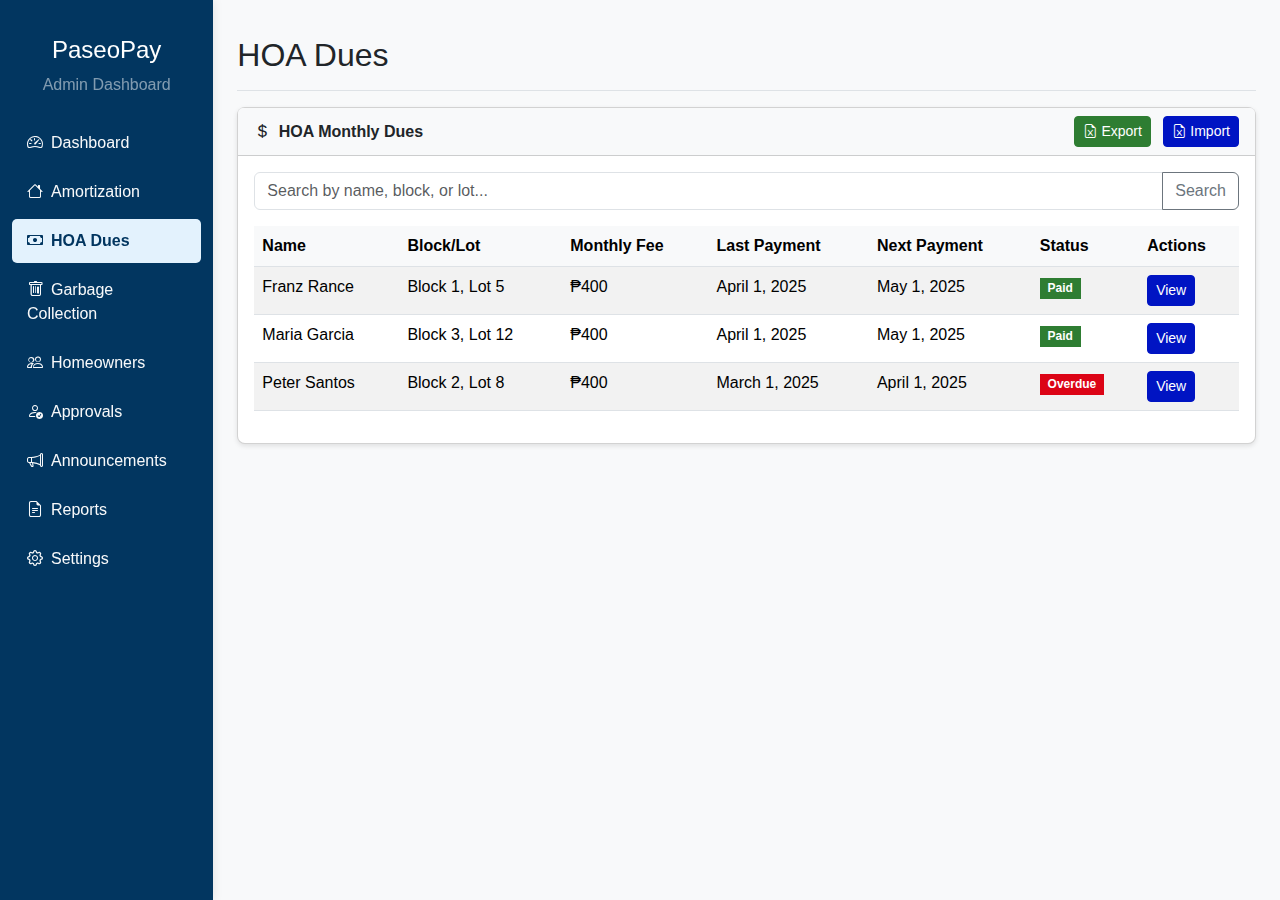
<file: admin/hoa-dues.html>
<!DOCTYPE html>
<html lang="en">
<head>
    <meta charset="UTF-8">
    <meta name="viewport" content="width=device-width, initial-scale=1.0">
    <title>HOA Dues - PaseoPay Admin Dashboard</title>
    <link href="https://cdn.jsdelivr.net/npm/bootstrap@5.3.0/dist/css/bootstrap.min.css" rel="stylesheet">
    <link rel="stylesheet" href="https://cdn.jsdelivr.net/npm/bootstrap-icons@1.10.0/font/bootstrap-icons.css">
    <link rel="stylesheet" href="assets/css/styles.css">
</head>
<body>
    <div class="container-fluid">
        <div class="row">
            <!-- Sidebar -->
            <nav id="sidebar" class="col-md-3 col-lg-2 d-md-block sidebar">
                <div class="position-sticky pt-3">
                    <div class="text-center mb-4">
                        <h4 class="text-white">PaseoPay</h4>
                        <p class="text-white-50">Admin Dashboard</p>
                    </div>
                    <ul class="nav flex-column">
                        <li class="nav-item">
                            <a class="nav-link" href="index.html">
                                <i class="bi bi-speedometer2 me-2"></i>Dashboard
                            </a>
                        </li>
                        <li class="nav-item">
                            <a class="nav-link" href="amortization.html">
                                <i class="bi bi-house me-2"></i>Amortization
                            </a>
                        </li>
                        <li class="nav-item">
                            <a class="nav-link active" href="hoa-dues.html">
                                <i class="bi bi-cash me-2"></i>HOA Dues
                            </a>
                        </li>
                        <li class="nav-item">
                            <a class="nav-link" href="garbage-collection.html">
                                <i class="bi bi-trash me-2"></i>Garbage Collection
                            </a>
                        </li>
                        <li class="nav-item">
                            <a class="nav-link" href="homeowners.html">
                                <i class="bi bi-people me-2"></i>Homeowners
                            </a>
                        </li>
                        <li class="nav-item">
                            <a class="nav-link" href="homeowner-approvals.html">
                                <i class="bi bi-person-check me-2"></i>Approvals
                            </a>
                        </li>
                        <li class="nav-item">
                            <a class="nav-link" href="announcements.html">
                                <i class="bi bi-megaphone me-2"></i>Announcements
                            </a>
                        </li>
                        <li class="nav-item">
                            <a class="nav-link" href="reports.html">
                                <i class="bi bi-file-earmark-text me-2"></i>Reports
                            </a>
                        </li>
                        <li class="nav-item">
                            <a class="nav-link" href="settings.html">
                                <i class="bi bi-gear me-2"></i>Settings
                            </a>
                        </li>
                    </ul>
                </div>
            </nav>

            <!-- Main Content -->
            <main class="col-md-9 ms-sm-auto col-lg-10 px-md-4">
                <div class="d-flex justify-content-between flex-wrap flex-md-nowrap align-items-center pt-3 pb-2 mb-3 border-bottom">
                    <h1 class="h2">HOA Dues</h1>
                </div>

                <!-- HOA Dues Content -->
                <div class="card mb-4">
                    <div class="card-header">
                        <div class="d-flex justify-content-between align-items-center">
                            <div>
                                <i class="bi bi-currency-dollar me-1"></i>
                                HOA Monthly Dues
                            </div>
                            <div>
                                <button class="btn btn-sm btn-success me-2" id="export-hoa">
                                    <i class="bi bi-file-earmark-excel me-1"></i>Export
                                </button>
                                <button class="btn btn-sm btn-primary" id="import-hoa">
                                    <i class="bi bi-file-earmark-excel me-1"></i>Import
                                </button>
                            </div>
                        </div>
                    </div>
                    <div class="card-body">
                        <div class="mb-3">
                            <div class="input-group">
                                <input type="text" class="form-control" placeholder="Search by name, block, or lot...">
                                <button class="btn btn-outline-secondary" type="button">Search</button>
                            </div>
                        </div>
                        <div class="table-responsive">
                            <table class="table table-striped table-hover">
                                <thead>
                                    <tr>
                                        <th>Name</th>
                                        <th>Block/Lot</th>
                                        <th>Monthly Fee</th>
                                        <th>Last Payment</th>
                                        <th>Next Payment</th>
                                        <th>Status</th>
                                        <th>Actions</th>
                                    </tr>
                                </thead>
                                <tbody>
                                    <tr>
                                        <td>Franz Rance</td>
                                        <td>Block 1, Lot 5</td>
                                        <td>₱400</td>
                                        <td>April 1, 2025</td>
                                        <td>May 1, 2025</td>
                                        <td><span class="badge bg-success">Paid</span></td>
                                        <td>
                                            <button class="btn btn-sm btn-primary" data-bs-toggle="modal" data-bs-target="#hoaModal">View</button>
                                        </td>
                                    </tr>
                                    <tr>
                                        <td>Maria Garcia</td>
                                        <td>Block 3, Lot 12</td>
                                        <td>₱400</td>
                                        <td>April 1, 2025</td>
                                        <td>May 1, 2025</td>
                                        <td><span class="badge bg-success">Paid</span></td>
                                        <td>
                                            <button class="btn btn-sm btn-primary" data-bs-toggle="modal" data-bs-target="#hoaModal">View</button>
                                        </td>
                                    </tr>
                                    <tr>
                                        <td>Peter Santos</td>
                                        <td>Block 2, Lot 8</td>
                                        <td>₱400</td>
                                        <td>March 1, 2025</td>
                                        <td>April 1, 2025</td>
                                        <td><span class="badge bg-danger">Overdue</span></td>
                                        <td>
                                            <button class="btn btn-sm btn-primary" data-bs-toggle="modal" data-bs-target="#hoaModal">View</button>
                                        </td>
                                    </tr>
                                </tbody>
                            </table>
                        </div>
                    </div>
                </div>
            </main>
        </div>
    </div>

    <!-- HOA Dues Modal -->
    <div class="modal fade" id="hoaModal" tabindex="-1" aria-labelledby="hoaModalLabel" aria-hidden="true">
        <div class="modal-dialog">
            <div class="modal-content">
                <div class="modal-header">
                    <h5 class="modal-title" id="hoaModalLabel">HOA Dues - Franz Rance</h5>
                    <button type="button" class="btn-close" data-bs-dismiss="modal" aria-label="Close"></button>
                </div>
                <div class="modal-body">
                    <div class="row mb-3">
                        <div class="col-md-6">
                            <p><strong>Monthly Fee:</strong> ₱400</p>
                        </div>
                        <div class="col-md-6">
                            <p><strong>Payment Schedule:</strong> Monthly</p>
                        </div>
                    </div>
                    <hr>
                    <h6>Payment History</h6>
                    <div class="table-responsive">
                        <table class="table table-striped table-hover">
                            <thead>
                                <tr>
                                    <th>Month</th>
                                    <th>Amount</th>
                                    <th>Payment Date</th>
                                    <th>Status</th>
                                </tr>
                            </thead>
                            <tbody>
                                <tr>
                                    <td>January 2025</td>
                                    <td>₱400</td>
                                    <td>Jan 5, 2025</td>
                                    <td><span class="badge bg-success">Paid</span></td>
                                </tr>
                                <tr>
                                    <td>February 2025</td>
                                    <td>₱400</td>
                                    <td>Feb 3, 2025</td>
                                    <td><span class="badge bg-success">Paid</span></td>
                                </tr>
                                <tr>
                                    <td>March 2025</td>
                                    <td>₱400</td>
                                    <td>Mar 7, 2025</td>
                                    <td><span class="badge bg-success">Paid</span></td>
                                </tr>
                                <tr>
                                    <td>April 2025</td>
                                    <td>₱400</td>
                                    <td>Apr 1, 2025</td>
                                    <td><span class="badge bg-success">Paid</span></td>
                                </tr>
                                <tr>
                                    <td>May 2025</td>
                                    <td>₱400</td>
                                    <td>-</td>
                                    <td><span class="badge bg-warning">Pending</span></td>
                                </tr>
                            </tbody>
                        </table>
                    </div>
                </div>
                <div class="modal-footer">
                    <button type="button" class="btn btn-secondary" data-bs-dismiss="modal">Close</button>
                    <button type="button" class="btn btn-success">Record Payment</button>
                </div>
            </div>
        </div>
    </div>

    <!-- Import File Modal -->
    <div class="modal fade" id="importModal" tabindex="-1" aria-labelledby="importModalLabel" aria-hidden="true">
        <div class="modal-dialog">
            <div class="modal-content">
                <div class="modal-header">
                    <h5 class="modal-title" id="importModalLabel">Import Data</h5>
                    <button type="button" class="btn-close" data-bs-dismiss="modal" aria-label="Close"></button>
                </div>
                <div class="modal-body">
                    <div class="mb-3">
                        <label for="formFile" class="form-label">Select Excel File</label>
                        <input class="form-control" type="file" id="formFile">
                    </div>
                    <div class="alert alert-info">
                        <small>
                            <i class="bi bi-info-circle me-1"></i>
                            Please ensure your Excel file follows the required format. You can download a template from the Settings page.
                        </small>
                    </div>
                </div>
                <div class="modal-footer">
                    <button type="button" class="btn btn-secondary" data-bs-dismiss="modal">Cancel</button>
                    <button type="button" class="btn btn-primary">Import Data</button>
                </div>
            </div>
        </div>
    </div>

    <script src="https://cdn.jsdelivr.net/npm/bootstrap@5.3.0/dist/js/bootstrap.bundle.min.js"></script>
    <script src="assets/js/hoa-dues.js"></script>
</body>
</html>
</file>
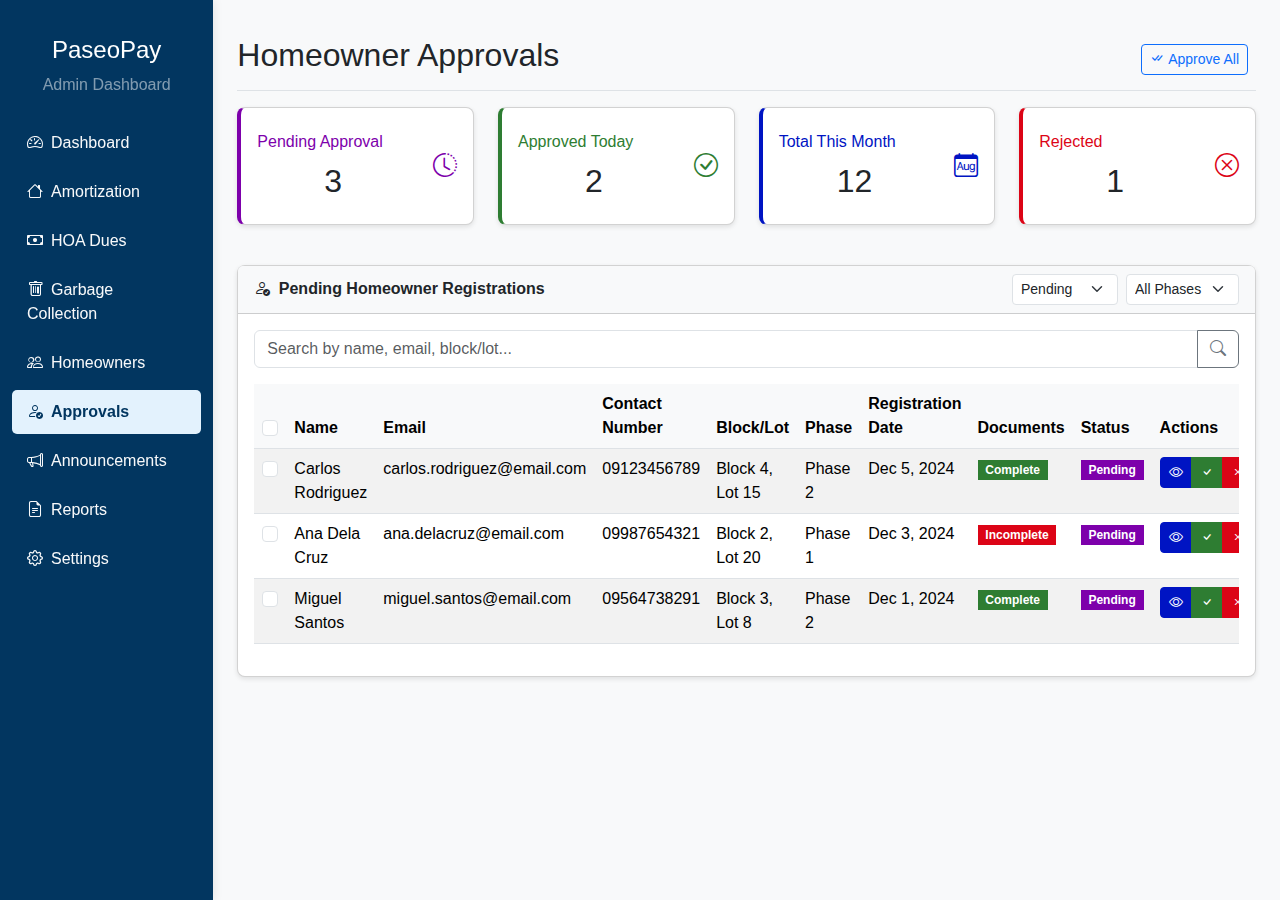
<file: admin/homeowner-approvals.html>
<!DOCTYPE html>
<html lang="en">
<head>
    <meta charset="UTF-8">
    <meta name="viewport" content="width=device-width, initial-scale=1.0">
    <title>Homeowner Approvals - PaseoPay Admin Dashboard</title>
    <link href="https://cdn.jsdelivr.net/npm/bootstrap@5.3.0/dist/css/bootstrap.min.css" rel="stylesheet">
    <link rel="stylesheet" href="https://cdn.jsdelivr.net/npm/bootstrap-icons@1.10.0/font/bootstrap-icons.css">
    <link rel="stylesheet" href="assets/css/styles.css">
</head>
<body>
    <div class="container-fluid">
        <div class="row">
            <!-- Sidebar -->
            <nav id="sidebar" class="col-md-3 col-lg-2 d-md-block sidebar">
                <div class="position-sticky pt-3">
                    <div class="text-center mb-4">
                        <h4 class="text-white">PaseoPay</h4>
                        <p class="text-white-50">Admin Dashboard</p>
                    </div>
                    <ul class="nav flex-column">
                        <li class="nav-item">
                            <a class="nav-link" href="index.html">
                                <i class="bi bi-speedometer2 me-2"></i>Dashboard
                            </a>
                        </li>
                        <li class="nav-item">
                            <a class="nav-link" href="amortization.html">
                                <i class="bi bi-house me-2"></i>Amortization
                            </a>
                        </li>
                        <li class="nav-item">
                            <a class="nav-link" href="hoa-dues.html">
                                <i class="bi bi-cash me-2"></i>HOA Dues
                            </a>
                        </li>
                        <li class="nav-item">
                            <a class="nav-link" href="garbage-collection.html">
                                <i class="bi bi-trash me-2"></i>Garbage Collection
                            </a>
                        </li>
                        <li class="nav-item">
                            <a class="nav-link" href="homeowners.html">
                                <i class="bi bi-people me-2"></i>Homeowners
                            </a>
                        </li>
                        <li class="nav-item">
                            <a class="nav-link active" href="homeowner-approvals.html">
                                <i class="bi bi-person-check me-2"></i>Approvals
                            </a>
                        </li>
                        <li class="nav-item">
                            <a class="nav-link" href="announcements.html">
                                <i class="bi bi-megaphone me-2"></i>Announcements
                            </a>
                        </li>
                        <li class="nav-item">
                            <a class="nav-link" href="reports.html">
                                <i class="bi bi-file-earmark-text me-2"></i>Reports
                            </a>
                        </li>
                        <li class="nav-item">
                            <a class="nav-link" href="settings.html">
                                <i class="bi bi-gear me-2"></i>Settings
                            </a>
                        </li>
                    </ul>
                </div>
            </nav>

            <!-- Main Content -->
            <main class="col-md-9 ms-sm-auto col-lg-10 px-md-4">
                <div class="d-flex justify-content-between flex-wrap flex-md-nowrap align-items-center pt-3 pb-2 mb-3 border-bottom">
                    <h1 class="h2">Homeowner Approvals</h1>
                    <div class="btn-toolbar mb-2 mb-md-0">
                        <div class="btn-group me-2">
                            <button type="button" class="btn btn-sm btn-outline-primary" id="approve-all-btn">
                                <i class="bi bi-check-all me-1"></i>Approve All
                            </button>
                        </div>
                    </div>
                </div>

                <!-- Summary Cards -->
                <div class="row mb-4">
                    <div class="col-md-3 mb-3">
                        <div class="card border-left-warning h-100 py-2">
                            <div class="card-body">
                                <div class="row no-gutters align-items-center">
                                    <div class="col">
                                        <div class="h6 mb-0 font-weight-bold text-warning">Pending Approval</div>
                                        <div class="h3 mt-2 stat-number2" id="pending-stat">3</div>
                                    </div>
                                    <div class="col-auto">
                                        <i class="bi bi-clock-history icon-large2 text-warning"></i>
                                    </div>
                                </div>
                            </div>
                        </div>
                    </div>
                    <div class="col-md-3 mb-3">
                        <div class="card border-left-success h-100 py-2">
                            <div class="card-body">
                                <div class="row no-gutters align-items-center">
                                    <div class="col">
                                        <div class="h6 mb-0 font-weight-bold text-success">Approved Today</div>
                                        <div class="h3 mt-2 stat-number2" id="approved-today-stat">2</div>
                                    </div>
                                    <div class="col-auto">
                                        <i class="bi bi-check-circle icon-large2 text-success"></i>
                                    </div>
                                </div>
                            </div>
                        </div>
                    </div>
                    <div class="col-md-3 mb-3">
                        <div class="card border-left-primary h-100 py-2">
                            <div class="card-body">
                                <div class="row no-gutters align-items-center">
                                    <div class="col">
                                        <div class="h6 mb-0 font-weight-bold text-primary">Total This Month</div>
                                        <div class="h3 mt-2 stat-number2" id="month-total-stat">12</div>
                                    </div>
                                    <div class="col-auto">
                                        <i class="bi bi-calendar-month icon-large2 text-primary"></i>
                                    </div>
                                </div>
                            </div>
                        </div>
                    </div>
                    <div class="col-md-3 mb-3">
                        <div class="card border-left-danger h-100 py-2">
                            <div class="card-body">
                                <div class="row no-gutters align-items-center">
                                    <div class="col">
                                        <div class="h6 mb-0 font-weight-bold text-danger">Rejected</div>
                                        <div class="h3 mt-2 stat-number2" id="rejected-stat">1</div>
                                    </div>
                                    <div class="col-auto">
                                        <i class="bi bi-x-circle icon-large2 text-danger"></i>
                                    </div>
                                </div>
                            </div>
                        </div>
                    </div>
                </div>

                <!-- Filter and Search -->
                <div class="card mb-4">
                    <div class="card-header">
                        <div class="d-flex justify-content-between align-items-center">
                            <div>
                                <i class="bi bi-person-check me-1"></i>
                                Pending Homeowner Registrations
                            </div>
                            <div class="d-flex gap-2">
                                <select class="form-select form-select-sm" id="status-filter" style="width: auto;">
                                    <option value="all">All Status</option>
                                    <option value="pending" selected>Pending</option>
                                    <option value="approved">Approved</option>
                                    <option value="rejected">Rejected</option>
                                </select>
                                <select class="form-select form-select-sm" id="phase-filter" style="width: auto;">
                                    <option value="all">All Phases</option>
                                    <option value="Phase 1">Phase 1</option>
                                    <option value="Phase 2">Phase 2</option>
                                    <option value="Phase 3">Phase 3</option>
                                </select>
                            </div>
                        </div>
                    </div>
                    <div class="card-body">
                        <div class="mb-3">
                            <div class="input-group">
                                <input type="text" class="form-control" placeholder="Search by name, email, block/lot..." id="search-input">
                                <button class="btn btn-outline-secondary" type="button" id="search-btn">
                                    <i class="bi bi-search"></i>
                                </button>
                            </div>
                        </div>
                        <div class="table-responsive">
                            <table class="table table-striped table-hover">
                                <thead>
                                    <tr>
                                        <th>
                                            <input type="checkbox" id="select-all" class="form-check-input">
                                        </th>
                                        <th>Name</th>
                                        <th>Email</th>
                                        <th>Contact Number</th>
                                        <th>Block/Lot</th>
                                        <th>Phase</th>
                                        <th>Registration Date</th>
                                        <th>Documents</th>
                                        <th>Status</th>
                                        <th>Actions</th>
                                    </tr>
                                </thead>
                                <tbody>
                                    <tr data-status="pending">
                                        <td>
                                            <input type="checkbox" class="form-check-input row-checkbox">
                                        </td>
                                        <td>Carlos Rodriguez</td>
                                        <td>carlos.rodriguez@email.com</td>
                                        <td>09123456789</td>
                                        <td>Block 4, Lot 15</td>
                                        <td>Phase 2</td>
                                        <td>Dec 5, 2024</td>
                                        <td>
                                            <span class="badge bg-success">Complete</span>
                                        </td>
                                        <td>
                                            <span class="badge bg-warning">Pending</span>
                                        </td>
                                        <td>
                                            <div class="btn-group" role="group">
                                                <button class="btn btn-sm btn-primary" data-bs-toggle="modal" data-bs-target="#approvalModal" data-action="view">
                                                    <i class="bi bi-eye"></i>
                                                </button>
                                                <button class="btn btn-sm btn-success" data-action="approve">
                                                    <i class="bi bi-check"></i>
                                                </button>
                                                <button class="btn btn-sm btn-danger" data-action="reject">
                                                    <i class="bi bi-x"></i>
                                                </button>
                                            </div>
                                        </td>
                                    </tr>
                                    <tr data-status="pending">
                                        <td>
                                            <input type="checkbox" class="form-check-input row-checkbox">
                                        </td>
                                        <td>Ana Dela Cruz</td>
                                        <td>ana.delacruz@email.com</td>
                                        <td>09987654321</td>
                                        <td>Block 2, Lot 20</td>
                                        <td>Phase 1</td>
                                        <td>Dec 3, 2024</td>
                                        <td>
                                            <span class="badge bg-danger">Incomplete</span>
                                        </td>
                                        <td>
                                            <span class="badge bg-warning">Pending</span>
                                        </td>
                                        <td>
                                            <div class="btn-group" role="group">
                                                <button class="btn btn-sm btn-primary" data-bs-toggle="modal" data-bs-target="#approvalModal" data-action="view">
                                                    <i class="bi bi-eye"></i>
                                                </button>
                                                <button class="btn btn-sm btn-success" data-action="approve">
                                                    <i class="bi bi-check"></i>
                                                </button>
                                                <button class="btn btn-sm btn-danger" data-action="reject">
                                                    <i class="bi bi-x"></i>
                                                </button>
                                            </div>
                                        </td>
                                    </tr>
                                    <tr data-status="pending">
                                        <td>
                                            <input type="checkbox" class="form-check-input row-checkbox">
                                        </td>
                                        <td>Miguel Santos</td>
                                        <td>miguel.santos@email.com</td>
                                        <td>09564738291</td>
                                        <td>Block 3, Lot 8</td>
                                        <td>Phase 2</td>
                                        <td>Dec 1, 2024</td>
                                        <td>
                                            <span class="badge bg-success">Complete</span>
                                        </td>
                                        <td>
                                            <span class="badge bg-warning">Pending</span>
                                        </td>
                                        <td>
                                            <div class="btn-group" role="group">
                                                <button class="btn btn-sm btn-primary" data-bs-toggle="modal" data-bs-target="#approvalModal" data-action="view">
                                                    <i class="bi bi-eye"></i>
                                                </button>
                                                <button class="btn btn-sm btn-success" data-action="approve">
                                                    <i class="bi bi-check"></i>
                                                </button>
                                                <button class="btn btn-sm btn-danger" data-action="reject">
                                                    <i class="bi bi-x"></i>
                                                </button>
                                            </div>
                                        </td>
                                    </tr>
                                    <tr data-status="approved" style="display: none;">
                                        <td>
                                            <input type="checkbox" class="form-check-input row-checkbox">
                                        </td>
                                        <td>Lisa Chen</td>
                                        <td>lisa.chen@email.com</td>
                                        <td>09123987456</td>
                                        <td>Block 1, Lot 12</td>
                                        <td>Phase 1</td>
                                        <td>Nov 28, 2024</td>
                                        <td>
                                            <span class="badge bg-success">Complete</span>
                                        </td>
                                        <td>
                                            <span class="badge bg-success">Approved</span>
                                        </td>
                                        <td>
                                            <div class="btn-group" role="group">
                                                <button class="btn btn-sm btn-primary" data-bs-toggle="modal" data-bs-target="#approvalModal" data-action="view">
                                                    <i class="bi bi-eye"></i>
                                                </button>
                                                <button class="btn btn-sm btn-secondary">
                                                    <i class="bi bi-check"></i>
                                                </button>
                                                <button class="btn btn-sm btn-secondary">
                                                    <i class="bi bi-x"></i>
                                                </button>
                                            </div>
                                        </td>
                                    </tr>
                                    <tr data-status="rejected" style="display: none;">
                                        <td>
                                            <input type="checkbox" class="form-check-input row-checkbox">
                                        </td>
                                        <td>John Invalid</td>
                                        <td>john.invalid@email.com</td>
                                        <td>09999999999</td>
                                        <td>Block 5, Lot 1</td>
                                        <td>Phase 3</td>
                                        <td>Nov 25, 2024</td>
                                        <td>
                                            <span class="badge bg-danger">Invalid</span>
                                        </td>
                                        <td>
                                            <span class="badge bg-danger">Rejected</span>
                                        </td>
                                        <td>
                                            <div class="btn-group" role="group">
                                                <button class="btn btn-sm btn-primary" data-bs-toggle="modal" data-bs-target="#approvalModal" data-action="view">
                                                    <i class="bi bi-eye"></i>
                                                </button>
                                                <button class="btn btn-sm btn-secondary">
                                                    <i class="bi bi-check"></i>
                                                </button>
                                                <button class="btn btn-sm btn-secondary">
                                                    <i class="bi bi-x"></i>
                                                </button>
                                            </div>
                                        </td>
                                    </tr>
                                </tbody>
                            </table>
                        </div>
                    </div>
                </div>
            </main>
        </div>
    </div>

    <!-- Approval Detail Modal -->
    <div class="modal fade" id="approvalModal" tabindex="-1" aria-labelledby="approvalModalLabel" aria-hidden="true">
        <div class="modal-dialog modal-xl">
            <div class="modal-content">
                <div class="modal-header">
                    <h5 class="modal-title" id="approvalModalLabel">Homeowner Registration Details</h5>
                    <button type="button" class="btn-close" data-bs-dismiss="modal" aria-label="Close"></button>
                </div>
                <div class="modal-body">
                    <div class="row">
                        <div class="col-md-6">
                            <h6>Personal Information</h6>
                            <div class="mb-3">
                                <label class="form-label"><strong>Full Name:</strong></label>
                                <p id="modal-name">Carlos Rodriguez</p>
                            </div>
                            <div class="mb-3">
                                <label class="form-label"><strong>Email:</strong></label>
                                <p id="modal-email">carlos.rodriguez@email.com</p>
                            </div>
                            <div class="mb-3">
                                <label class="form-label"><strong>Contact Number:</strong></label>
                                <p id="modal-phone">09123456789</p>
                            </div>
                            <div class="mb-3">
                                <label class="form-label"><strong>Registration Date:</strong></label>
                                <p id="modal-reg-date">Dec 5, 2024</p>
                            </div>
                        </div>
                        <div class="col-md-6">
                            <h6>Property Information</h6>
                            <div class="mb-3">
                                <label class="form-label"><strong>Block/Lot:</strong></label>
                                <p id="modal-block-lot">Block 4, Lot 15</p>
                            </div>
                            <div class="mb-3">
                                <label class="form-label"><strong>Phase:</strong></label>
                                <p id="modal-phase">Phase 2</p>
                            </div>
                        </div>
                    </div>
                    <hr>
                    <h6>Submitted Documents</h6>
                    <div class="row">
                        <div class="col-md-12">
                            <div class="list-group" id="documents-list">
                                <div class="list-group-item d-flex justify-content-between align-items-center">
                                    <div>
                                        <i class="bi bi-file-earmark-pdf text-danger me-2"></i>
                                        <strong>Valid ID (Government Issued)</strong>
                                        <div class="small text-muted">Uploaded: Dec 5, 2024</div>
                                    </div>
                                    <div>
                                        <span class="badge bg-success me-2">Verified</span>
                                        <button class="btn btn-sm btn-outline-primary">
                                            <i class="bi bi-eye"></i> View
                                        </button>
                                    </div>
                                </div>
                                <div class="list-group-item d-flex justify-content-between align-items-center">
                                    <div>
                                        <i class="bi bi-file-earmark-pdf text-danger me-2"></i>
                                        <strong>Proof of Property Ownership</strong>
                                        <div class="small text-muted">Uploaded: Dec 5, 2024</div>
                                    </div>
                                    <div>
                                        <span class="badge bg-success me-2">Verified</span>
                                        <button class="btn btn-sm btn-outline-primary">
                                            <i class="bi bi-eye"></i> View
                                        </button>
                                    </div>
                                </div>
                                <div class="list-group-item d-flex justify-content-between align-items-center">
                                    <div>
                                        <i class="bi bi-file-earmark-pdf text-danger me-2"></i>
                                        <strong>Proof of Billing Address</strong>
                                        <div class="small text-muted">Uploaded: Dec 5, 2024</div>
                                    </div>
                                    <div>
                                        <span class="badge bg-success me-2">Verified</span>
                                        <button class="btn btn-sm btn-outline-primary">
                                            <i class="bi bi-eye"></i> View
                                        </button>
                                    </div>
                                </div>
                            </div>
                        </div>
                    </div>
                    <hr>
                    <h6>Admin Notes</h6>
                    <div class="mb-3">
                        <textarea class="form-control" id="admin-notes" rows="3" placeholder="Add notes about this application..."></textarea>
                    </div>
                </div>
                <div class="modal-footer">
                    <button type="button" class="btn btn-secondary" data-bs-dismiss="modal">Close</button>
                    <button type="button" class="btn btn-danger" id="modal-reject-btn">
                        <i class="bi bi-x me-1"></i>Reject Application
                    </button>
                    <button type="button" class="btn btn-success" id="modal-approve-btn">
                        <i class="bi bi-check me-1"></i>Approve Application
                    </button>
                </div>
            </div>
        </div>
    </div>

    <!-- Rejection Reason Modal -->
    <div class="modal fade" id="rejectionModal" tabindex="-1" aria-labelledby="rejectionModalLabel" aria-hidden="true">
        <div class="modal-dialog">
            <div class="modal-content">
                <div class="modal-header">
                    <h5 class="modal-title" id="rejectionModalLabel">Reject Application</h5>
                    <button type="button" class="btn-close" data-bs-dismiss="modal" aria-label="Close"></button>
                </div>
                <div class="modal-body">
                    <div class="mb-3">
                        <label for="rejection-reason" class="form-label">Reason for Rejection</label>
                        <select class="form-select" id="rejection-reason">
                            <option value="">Select a reason...</option>
                            <option value="incomplete-documents">Incomplete Documents</option>
                            <option value="invalid-documents">Invalid Documents</option>
                            <option value="property-not-found">Property Not Found</option>
                            <option value="duplicate-application">Duplicate Application</option>
                            <option value="other">Other</option>
                        </select>
                    </div>
                    <div class="mb-3">
                        <label for="rejection-details" class="form-label">Additional Details</label>
                        <textarea class="form-control" id="rejection-details" rows="3" placeholder="Provide additional details about the rejection..."></textarea>
                    </div>
                    <div class="form-check">
                        <input class="form-check-input" type="checkbox" id="notify-applicant">
                        <label class="form-check-label" for="notify-applicant">
                            Send email notification to applicant
                        </label>
                    </div>
                </div>
                <div class="modal-footer">
                    <button type="button" class="btn btn-secondary" data-bs-dismiss="modal">Cancel</button>
                    <button type="button" class="btn btn-danger" id="confirm-reject-btn">
                        <i class="bi bi-x me-1"></i>Confirm Rejection
                    </button>
                </div>
            </div>
        </div>
    </div>

    <script src="https://cdn.jsdelivr.net/npm/bootstrap@5.3.0/dist/js/bootstrap.bundle.min.js"></script>
    <script src="assets/js/homeowner-approvals.js"></script>
</body>
</html>
</file>
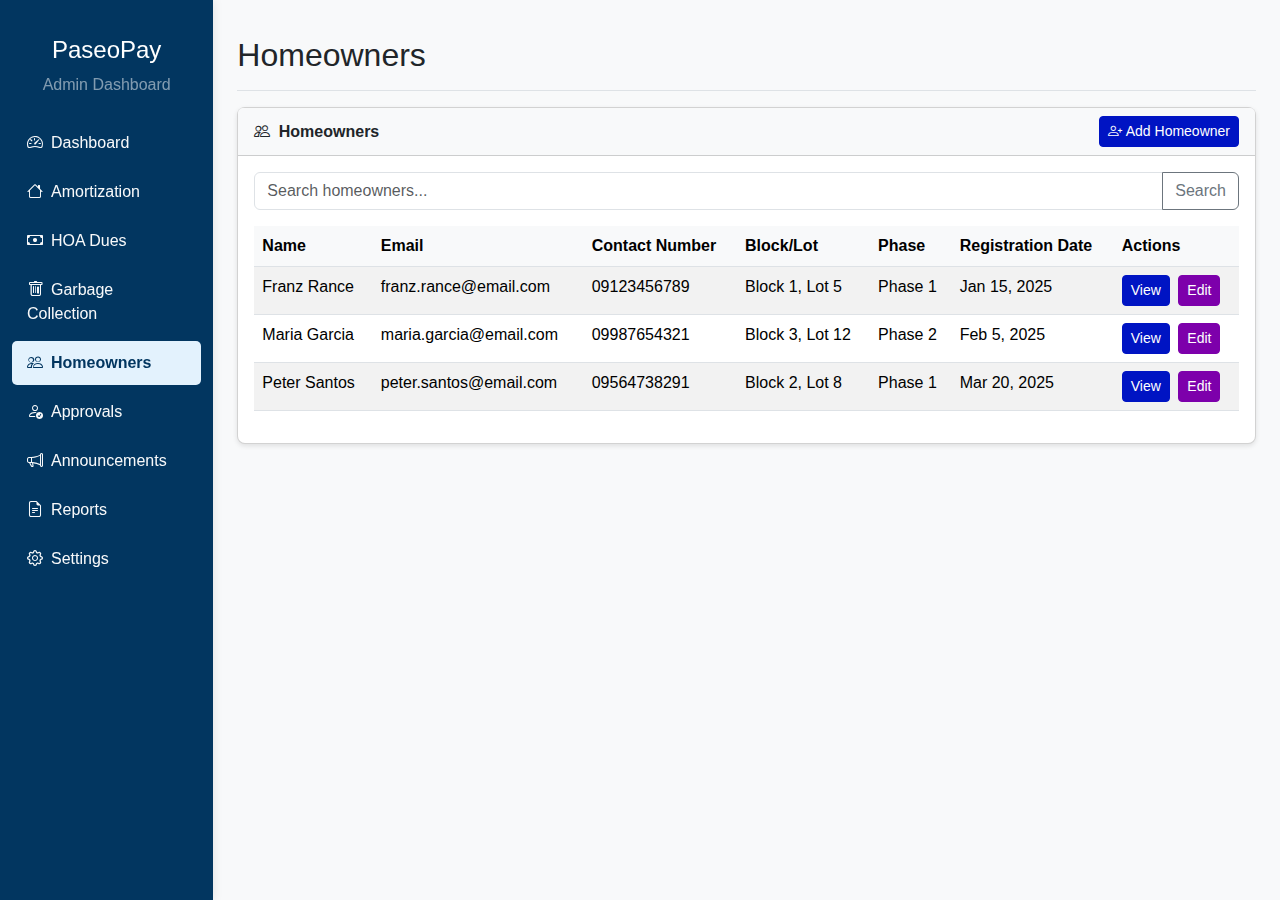
<file: admin/homeowners.html>
<!DOCTYPE html>
<html lang="en">
<head>
    <meta charset="UTF-8">
    <meta name="viewport" content="width=device-width, initial-scale=1.0">
    <title>Homeowners - PaseoPay Admin Dashboard</title>
    <link href="https://cdn.jsdelivr.net/npm/bootstrap@5.3.0/dist/css/bootstrap.min.css" rel="stylesheet">
    <link rel="stylesheet" href="https://cdn.jsdelivr.net/npm/bootstrap-icons@1.10.0/font/bootstrap-icons.css">
    <link rel="stylesheet" href="assets/css/styles.css">
</head>
<body>
    <div class="container-fluid">
        <div class="row">
            <!-- Sidebar -->
            <nav id="sidebar" class="col-md-3 col-lg-2 d-md-block sidebar">
                <div class="position-sticky pt-3">
                    <div class="text-center mb-4">
                        <h4 class="text-white">PaseoPay</h4>
                        <p class="text-white-50">Admin Dashboard</p>
                    </div>
                    <ul class="nav flex-column">
                        <li class="nav-item">
                            <a class="nav-link" href="index.html">
                                <i class="bi bi-speedometer2 me-2"></i>Dashboard
                            </a>
                        </li>
                        <li class="nav-item">
                            <a class="nav-link" href="amortization.html">
                                <i class="bi bi-house me-2"></i>Amortization
                            </a>
                        </li>
                        <li class="nav-item">
                            <a class="nav-link" href="hoa-dues.html">
                                <i class="bi bi-cash me-2"></i>HOA Dues
                            </a>
                        </li>
                        <li class="nav-item">
                            <a class="nav-link" href="garbage-collection.html">
                                <i class="bi bi-trash me-2"></i>Garbage Collection
                            </a>
                        </li>
                        <li class="nav-item">
                            <a class="nav-link active" href="homeowners.html">
                                <i class="bi bi-people me-2"></i>Homeowners
                            </a>
                        </li>
                        <li class="nav-item">
                            <a class="nav-link" href="homeowner-approvals.html">
                                <i class="bi bi-person-check me-2"></i>Approvals
                            </a>
                        </li>
                        <li class="nav-item">
                            <a class="nav-link" href="announcements.html">
                                <i class="bi bi-megaphone me-2"></i>Announcements
                            </a>
                        </li>
                        <li class="nav-item">
                            <a class="nav-link" href="reports.html">
                                <i class="bi bi-file-earmark-text me-2"></i>Reports
                            </a>
                        </li>
                        <li class="nav-item">
                            <a class="nav-link" href="settings.html">
                                <i class="bi bi-gear me-2"></i>Settings
                            </a>
                        </li>
                    </ul>
                </div>
            </nav>

            <!-- Main Content -->
            <main class="col-md-9 ms-sm-auto col-lg-10 px-md-4">
                <div class="d-flex justify-content-between flex-wrap flex-md-nowrap align-items-center pt-3 pb-2 mb-3 border-bottom">
                    <h1 class="h2">Homeowners</h1>
                </div>

                <!-- Homeowners Content -->
                <div class="card mb-4">
                    <div class="card-header">
                        <div class="d-flex justify-content-between align-items-center">
                            <div>
                                <i class="bi bi-people me-1"></i>
                                Homeowners
                            </div>
                            <div>
                                <button class="btn btn-sm btn-primary">
                                    <i class="bi bi-person-plus me-1"></i>Add Homeowner
                                </button>
                            </div>
                        </div>
                    </div>
                    <div class="card-body">
                        <div class="mb-3">
                            <div class="input-group">
                                <input type="text" class="form-control" placeholder="Search homeowners...">
                                <button class="btn btn-outline-secondary" type="button">Search</button>
                            </div>
                        </div>
                        <div class="table-responsive">
                            <table class="table table-striped table-hover">
                                <thead>
                                    <tr>
                                        <th>Name</th>
                                        <th>Email</th>
                                        <th>Contact Number</th>
                                        <th>Block/Lot</th>
                                        <th>Phase</th>
                                        <th>Registration Date</th>
                                        <th>Actions</th>
                                    </tr>
                                </thead>
                                <tbody>
                                    <tr>
                                        <td>Franz Rance</td>
                                        <td>franz.rance@email.com</td>
                                        <td>09123456789</td>
                                        <td>Block 1, Lot 5</td>
                                        <td>Phase 1</td>
                                        <td>Jan 15, 2025</td>
                                        <td>
                                            <button class="btn btn-sm btn-primary me-1" data-bs-toggle="modal" data-bs-target="#homeownerModal">View</button>
                                            <button class="btn btn-sm btn-warning">Edit</button>
                                        </td>
                                    </tr>
                                    <tr>
                                        <td>Maria Garcia</td>
                                        <td>maria.garcia@email.com</td>
                                        <td>09987654321</td>
                                        <td>Block 3, Lot 12</td>
                                        <td>Phase 2</td>
                                        <td>Feb 5, 2025</td>
                                        <td>
                                            <button class="btn btn-sm btn-primary me-1" data-bs-toggle="modal" data-bs-target="#homeownerModal">View</button>
                                            <button class="btn btn-sm btn-warning">Edit</button>
                                        </td>
                                    </tr>
                                    <tr>
                                        <td>Peter Santos</td>
                                        <td>peter.santos@email.com</td>
                                        <td>09564738291</td>
                                        <td>Block 2, Lot 8</td>
                                        <td>Phase 1</td>
                                        <td>Mar 20, 2025</td>
                                        <td>
                                            <button class="btn btn-sm btn-primary me-1" data-bs-toggle="modal" data-bs-target="#homeownerModal">View</button>
                                            <button class="btn btn-sm btn-warning">Edit</button>
                                        </td>
                                    </tr>
                                </tbody>
                            </table>
                        </div>
                    </div>
                </div>
            </main>
        </div>
    </div>

    <!-- Homeowner Detail Modal -->
    <div class="modal fade" id="homeownerModal" tabindex="-1" aria-labelledby="homeownerModalLabel" aria-hidden="true">
        <div class="modal-dialog modal-lg">
            <div class="modal-content">
                <div class="modal-header">
                    <h5 class="modal-title" id="homeownerModalLabel">Homeowner Details - Franz Rance</h5>
                    <button type="button" class="btn-close" data-bs-dismiss="modal" aria-label="Close"></button>
                </div>
                <div class="modal-body">
                    <div class="row">
                        <div class="col-md-6">
                            <h6>Personal Information</h6>
                            <p><strong>Full Name:</strong> Franz Rance</p>
                            <p><strong>Email:</strong> franz.rance@email.com</p>
                            <p><strong>Contact Number:</strong> 09123456789</p>
                            <p><strong>Registration Date:</strong> Jan 15, 2025</p>
                        </div>
                        <div class="col-md-6">
                            <h6>Property Information</h6>
                            <p><strong>Block/Lot:</strong> Block 1, Lot 5</p>
                            <p><strong>Phase:</strong> Phase 1</p>
                            <p><strong>House Type:</strong> Single Detached</p>
                            <p><strong>Property Status:</strong> Active</p>
                        </div>
                    </div>
                    <hr>
                    <h6>Payment Summary</h6>
                    <div class="row">
                        <div class="col-md-4">
                            <div class="card text-center mb-3">
                                <div class="card-header">House Amortization</div>
                                <div class="card-body">
                                    <h5 class="card-title">₱1,425,000</h5>
                                    <p class="card-text">Remaining Balance</p>
                                    <button class="btn btn-sm btn-primary">View Details</button>
                                </div>
                            </div>
                        </div>
                        <div class="col-md-4">
                            <div class="card text-center mb-3">
                                <div class="card-header">HOA Dues</div>
                                <div class="card-body">
                                    <h5 class="card-title">₱0</h5>
                                    <p class="card-text">Current Balance</p>
                                    <button class="btn btn-sm btn-primary">View Details</button>
                                </div>
                            </div>
                        </div>
                        <div class="col-md-4">
                            <div class="card text-center mb-3">
                                <div class="card-header">Garbage Collection</div>
                                <div class="card-body">
                                    <h5 class="card-title">₱0</h5>
                                    <p class="card-text">Current Balance</p>
                                    <button class="btn btn-sm btn-primary">View Details</button>
                                </div>
                            </div>
                        </div>
                    </div>
                </div>
                <div class="modal-footer">
                    <button type="button" class="btn btn-secondary" data-bs-dismiss="modal">Close</button>
                    <button type="button" class="btn btn-warning">Edit Information</button>
                </div>
            </div>
        </div>
    </div>

    <script src="https://cdn.jsdelivr.net/npm/bootstrap@5.3.0/dist/js/bootstrap.bundle.min.js"></script>
    <script src="assets/js/homeowners.js"></script>
</body>
</html>
</file>
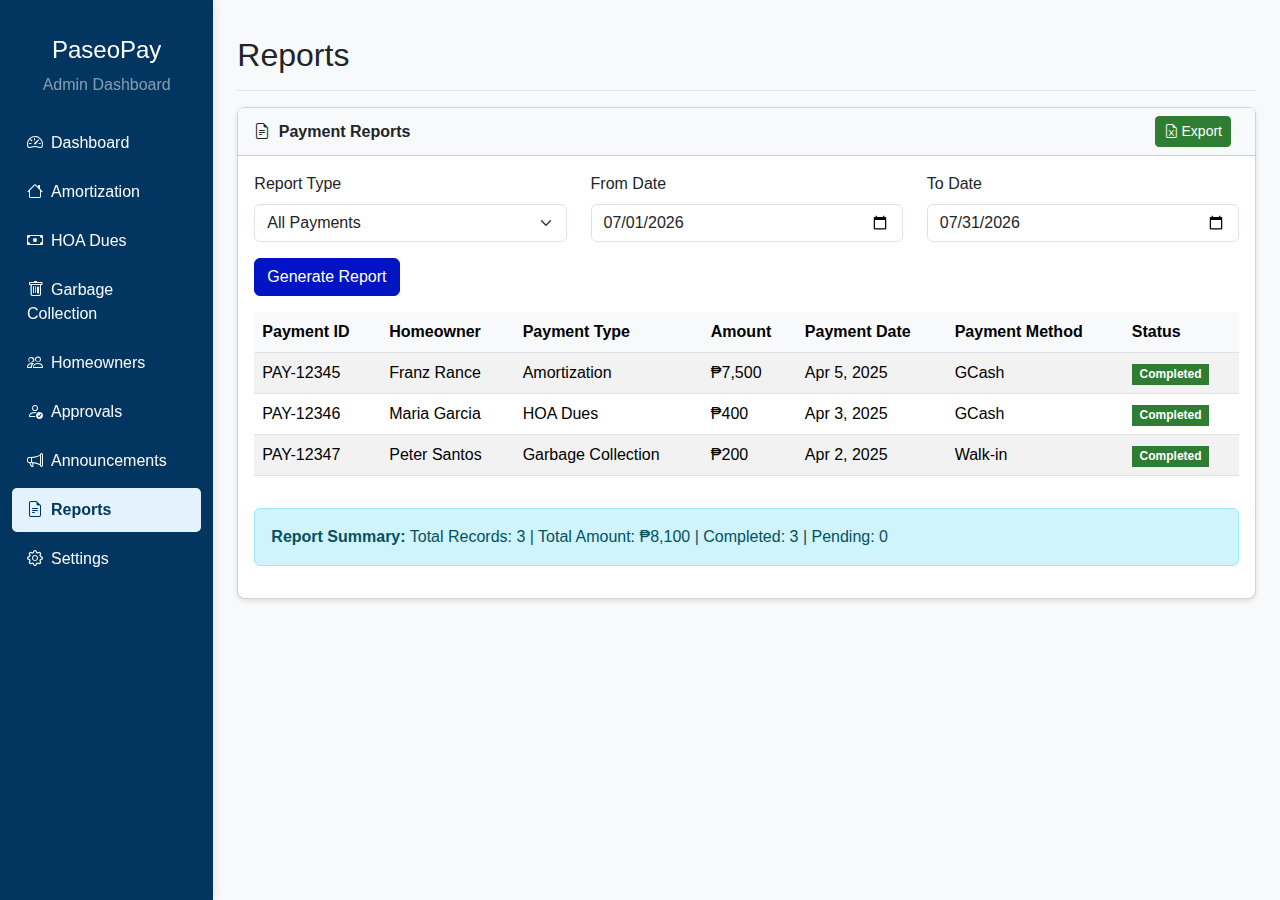
<file: admin/reports.html>
<!DOCTYPE html>
<html lang="en">
<head>
    <meta charset="UTF-8">
    <meta name="viewport" content="width=device-width, initial-scale=1.0">
    <title>Reports - PaseoPay Admin Dashboard</title>
    <link href="https://cdn.jsdelivr.net/npm/bootstrap@5.3.0/dist/css/bootstrap.min.css" rel="stylesheet">
    <link rel="stylesheet" href="https://cdn.jsdelivr.net/npm/bootstrap-icons@1.10.0/font/bootstrap-icons.css">
    <link rel="stylesheet" href="assets/css/styles.css">
</head>
<body>
    <div class="container-fluid">
        <div class="row">
            <!-- Sidebar -->
            <nav id="sidebar" class="col-md-3 col-lg-2 d-md-block sidebar">
                <div class="position-sticky pt-3">
                    <div class="text-center mb-4">
                        <h4 class="text-white">PaseoPay</h4>
                        <p class="text-white-50">Admin Dashboard</p>
                    </div>
                    <ul class="nav flex-column">
                        <li class="nav-item">
                            <a class="nav-link" href="index.html">
                                <i class="bi bi-speedometer2 me-2"></i>Dashboard
                            </a>
                        </li>
                        <li class="nav-item">
                            <a class="nav-link" href="amortization.html">
                                <i class="bi bi-house me-2"></i>Amortization
                            </a>
                        </li>
                        <li class="nav-item">
                            <a class="nav-link" href="hoa-dues.html">
                                <i class="bi bi-cash me-2"></i>HOA Dues
                            </a>
                        </li>
                        <li class="nav-item">
                            <a class="nav-link" href="garbage-collection.html">
                                <i class="bi bi-trash me-2"></i>Garbage Collection
                            </a>
                        </li>
                        <li class="nav-item">
                            <a class="nav-link" href="homeowners.html">
                                <i class="bi bi-people me-2"></i>Homeowners
                            </a>
                        </li>
                        <li class="nav-item">
                            <a class="nav-link" href="homeowner-approvals.html">
                                <i class="bi bi-person-check me-2"></i>Approvals
                            </a>
                        </li>
                        <li class="nav-item">
                            <a class="nav-link" href="announcements.html">
                                <i class="bi bi-megaphone me-2"></i>Announcements
                            </a>
                        </li>
                        <li class="nav-item">
                            <a class="nav-link active" href="reports.html">
                                <i class="bi bi-file-earmark-text me-2"></i>Reports
                            </a>
                        </li>
                        <li class="nav-item">
                            <a class="nav-link" href="settings.html">
                                <i class="bi bi-gear me-2"></i>Settings
                            </a>
                        </li>
                    </ul>
                </div>
            </nav>

            <!-- Main Content -->
            <main class="col-md-9 ms-sm-auto col-lg-10 px-md-4">
                <div class="d-flex justify-content-between flex-wrap flex-md-nowrap align-items-center pt-3 pb-2 mb-3 border-bottom">
                    <h1 class="h2">Reports</h1>
                </div>

                <!-- Reports Content -->
                <div class="card mb-4">
                    <div class="card-header">
                        <div class="d-flex justify-content-between align-items-center">
                            <div>
                                <i class="bi bi-file-earmark-text me-1"></i>
                                Payment Reports
                            </div>
                            <div>
                                <button class="btn btn-sm btn-success me-2" id="export-report">
                                    <i class="bi bi-file-earmark-excel me-1"></i>Export
                                </button>
                            </div>
                        </div>
                    </div>
                    <div class="card-body">
                        <div class="row mb-3">
                            <div class="col-md-4">
                                <label for="report-type" class="form-label">Report Type</label>
                                <select class="form-select" id="report-type">
                                    <option selected>All Payments</option>
                                    <option>Amortization Payments</option>
                                    <option>HOA Dues</option>
                                    <option>Garbage Collection</option>
                                    <option>Overdue Payments</option>
                                </select>
                            </div>
                            <div class="col-md-4">
                                <label for="date-from" class="form-label">From Date</label>
                                <input type="date" class="form-control" id="date-from">
                            </div>
                            <div class="col-md-4">
                                <label for="date-to" class="form-label">To Date</label>
                                <input type="date" class="form-control" id="date-to">
                            </div>
                        </div>
                        <div class="mb-3">
                            <button class="btn btn-primary" id="generate-report">Generate Report</button>
                        </div>
                        <div class="table-responsive">
                            <table class="table table-striped table-hover">
                                <thead>
                                    <tr>
                                        <th>Payment ID</th>
                                        <th>Homeowner</th>
                                        <th>Payment Type</th>
                                        <th>Amount</th>
                                        <th>Payment Date</th>
                                        <th>Payment Method</th>
                                        <th>Status</th>
                                    </tr>
                                </thead>
                                <tbody>
                                    <tr>
                                        <td>PAY-12345</td>
                                        <td>Franz Rance</td>
                                        <td>Amortization</td>
                                        <td>₱7,500</td>
                                        <td>Apr 5, 2025</td>
                                        <td>GCash</td>
                                        <td><span class="badge bg-success">Completed</span></td>
                                    </tr>
                                    <tr>
                                        <td>PAY-12346</td>
                                        <td>Maria Garcia</td>
                                        <td>HOA Dues</td>
                                        <td>₱400</td>
                                        <td>Apr 3, 2025</td>
                                        <td>GCash</td>
                                        <td><span class="badge bg-success">Completed</span></td>
                                    </tr>
                                    <tr>
                                        <td>PAY-12347</td>
                                        <td>Peter Santos</td>
                                        <td>Garbage Collection</td>
                                        <td>₱200</td>
                                        <td>Apr 2, 2025</td>
                                        <td>Walk-in</td>
                                        <td><span class="badge bg-success">Completed</span></td>
                                    </tr>
                                </tbody>
                            </table>
                        </div>
                    </div>
                </div>
            </main>
        </div>
    </div>

    <script src="https://cdn.jsdelivr.net/npm/bootstrap@5.3.0/dist/js/bootstrap.bundle.min.js"></script>
    <script src="assets/js/reports.js"></script>
</body>
</html>
</file>
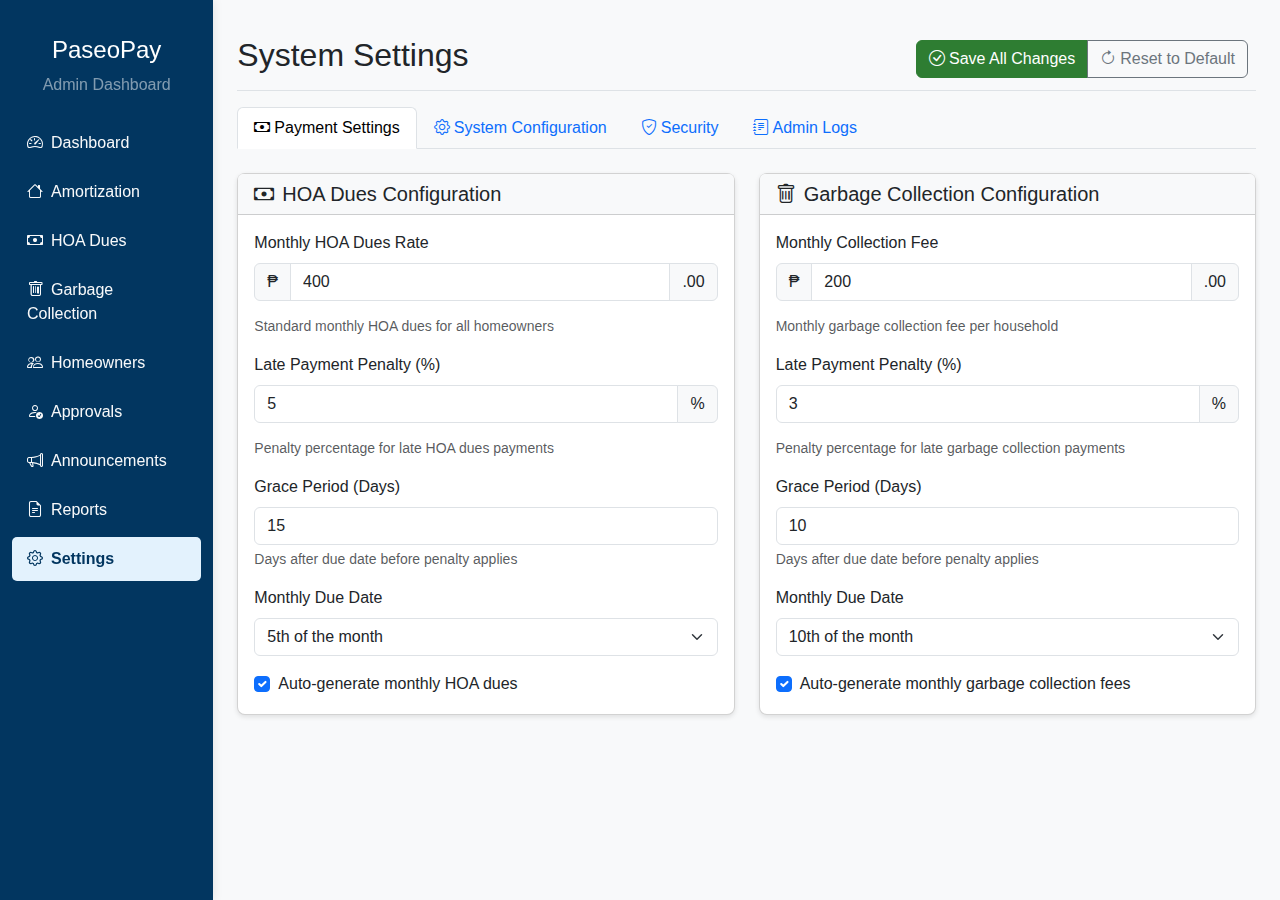
<file: admin/settings.html>
<!DOCTYPE html>
<html lang="en">
<head>
    <meta charset="UTF-8">
    <meta name="viewport" content="width=device-width, initial-scale=1.0">
    <title>Settings - PaseoPay Admin Dashboard</title>
    <link href="https://cdn.jsdelivr.net/npm/bootstrap@5.3.0/dist/css/bootstrap.min.css" rel="stylesheet">
    <link rel="stylesheet" href="https://cdn.jsdelivr.net/npm/bootstrap-icons@1.10.0/font/bootstrap-icons.css">
    <link rel="stylesheet" href="assets/css/styles.css">
</head>
<body>
    <div class="container-fluid">
        <div class="row">
            <!-- Sidebar -->
            <nav id="sidebar" class="col-md-3 col-lg-2 d-md-block sidebar">
                <div class="position-sticky pt-3">
                    <div class="text-center mb-4">
                        <h4 class="text-white">PaseoPay</h4>
                        <p class="text-white-50">Admin Dashboard</p>
                    </div>
                    <ul class="nav flex-column">
                        <li class="nav-item">
                            <a class="nav-link" href="index.html">
                                <i class="bi bi-speedometer2 me-2"></i>Dashboard
                            </a>
                        </li>
                        <li class="nav-item">
                            <a class="nav-link" href="amortization.html">
                                <i class="bi bi-house me-2"></i>Amortization
                            </a>
                        </li>
                        <li class="nav-item">
                            <a class="nav-link" href="hoa-dues.html">
                                <i class="bi bi-cash me-2"></i>HOA Dues
                            </a>
                        </li>
                        <li class="nav-item">
                            <a class="nav-link" href="garbage-collection.html">
                                <i class="bi bi-trash me-2"></i>Garbage Collection
                            </a>
                        </li>
                        <li class="nav-item">
                            <a class="nav-link" href="homeowners.html">
                                <i class="bi bi-people me-2"></i>Homeowners
                            </a>
                        </li>
                        <li class="nav-item">
                            <a class="nav-link" href="homeowner-approvals.html">
                                <i class="bi bi-person-check me-2"></i>Approvals
                            </a>
                        </li>
                        <li class="nav-item">
                            <a class="nav-link" href="announcements.html">
                                <i class="bi bi-megaphone me-2"></i>Announcements
                            </a>
                        </li>
                        <li class="nav-item">
                            <a class="nav-link" href="reports.html">
                                <i class="bi bi-file-earmark-text me-2"></i>Reports
                            </a>
                        </li>
                        <li class="nav-item">
                            <a class="nav-link active" href="settings.html">
                                <i class="bi bi-gear me-2"></i>Settings
                            </a>
                        </li>
                    </ul>
                </div>
            </nav>

            <!-- Main Content -->
            <main class="col-md-9 ms-sm-auto col-lg-10 px-md-4">
                <div class="d-flex justify-content-between flex-wrap flex-md-nowrap align-items-center pt-3 pb-2 mb-3 border-bottom">
                    <h1 class="h2">System Settings</h1>
                    <div class="btn-toolbar mb-2 mb-md-0">
                        <div class="btn-group me-2">
                            <button type="button" class="btn btn-success" id="save-all-settings">
                                <i class="bi bi-check-circle me-1"></i>Save All Changes
                            </button>
                            <button type="button" class="btn btn-outline-secondary" id="reset-settings">
                                <i class="bi bi-arrow-clockwise me-1"></i>Reset to Default
                            </button>
                        </div>
                    </div>
                </div>

                <!-- Settings Navigation Tabs -->
                <ul class="nav nav-tabs mb-4" id="settingsTabs" role="tablist">
                    <li class="nav-item" role="presentation">
                        <button class="nav-link active" id="payment-tab" data-bs-toggle="tab" data-bs-target="#payment-settings" type="button" role="tab">
                            <i class="bi bi-cash me-1"></i>Payment Settings
                        </button>
                    </li>
                    <li class="nav-item" role="presentation">
                        <button class="nav-link" id="system-tab" data-bs-toggle="tab" data-bs-target="#system-settings" type="button" role="tab">
                            <i class="bi bi-gear me-1"></i>System Configuration
                        </button>
                    </li>
                    <li class="nav-item" role="presentation">
                        <button class="nav-link" id="security-tab" data-bs-toggle="tab" data-bs-target="#security-settings" type="button" role="tab">
                            <i class="bi bi-shield-check me-1"></i>Security
                        </button>
                    </li>
                    <li class="nav-item" role="presentation">
                        <button class="nav-link" id="logs-tab" data-bs-toggle="tab" data-bs-target="#admin-logs" type="button" role="tab">
                            <i class="bi bi-journal-text me-1"></i>Admin Logs
                        </button>
                    </li>
                </ul>

                <!-- Tab Content -->
                <div class="tab-content" id="settingsTabContent">
                    <!-- Payment Settings Tab -->
                    <div class="tab-pane fade show active" id="payment-settings" role="tabpanel">
                        <div class="row">
                            <!-- HOA Dues Settings -->
                            <div class="col-md-6 mb-4">
                                <div class="card">
                                    <div class="card-header">
                                        <h5 class="mb-0">
                                            <i class="bi bi-cash me-2"></i>HOA Dues Configuration
                                        </h5>
                                    </div>
                                    <div class="card-body">
                                        <div class="mb-3">
                                            <label for="hoa-monthly-rate" class="form-label">Monthly HOA Dues Rate</label>
                                            <div class="input-group">
                                                <span class="input-group-text">₱</span>
                                                <input type="number" class="form-control" id="hoa-monthly-rate" value="400" min="0" step="50">
                                                <span class="input-group-text">.00</span>
                                            </div>
                                            <div class="form-text">Standard monthly HOA dues for all homeowners</div>
                                        </div>
                                        <div class="mb-3">
                                            <label for="hoa-penalty-rate" class="form-label">Late Payment Penalty (%)</label>
                                            <div class="input-group">
                                                <input type="number" class="form-control" id="hoa-penalty-rate" value="5" min="0" max="50" step="0.5">
                                                <span class="input-group-text">%</span>
                                            </div>
                                            <div class="form-text">Penalty percentage for late HOA dues payments</div>
                                        </div>
                                        <div class="mb-3">
                                            <label for="hoa-grace-period" class="form-label">Grace Period (Days)</label>
                                            <input type="number" class="form-control" id="hoa-grace-period" value="15" min="0" max="30">
                                            <div class="form-text">Days after due date before penalty applies</div>
                                        </div>
                                        <div class="mb-3">
                                            <label for="hoa-due-date" class="form-label">Monthly Due Date</label>
                                            <select class="form-select" id="hoa-due-date">
                                                <option value="1">1st of the month</option>
                                                <option value="5" selected>5th of the month</option>
                                                <option value="10">10th of the month</option>
                                                <option value="15">15th of the month</option>
                                                <option value="30">Last day of the month</option>
                                            </select>
                                        </div>
                                        <div class="form-check">
                                            <input class="form-check-input" type="checkbox" id="hoa-auto-generate" checked>
                                            <label class="form-check-label" for="hoa-auto-generate">
                                                Auto-generate monthly HOA dues
                                            </label>
                                        </div>
                                    </div>
                                </div>
                            </div>

                            <!-- Garbage Collection Settings -->
                            <div class="col-md-6 mb-4">
                                <div class="card">
                                    <div class="card-header">
                                        <h5 class="mb-0">
                                            <i class="bi bi-trash me-2"></i>Garbage Collection Configuration
                                        </h5>
                                    </div>
                                    <div class="card-body">
                                        <div class="mb-3">
                                            <label for="garbage-monthly-rate" class="form-label">Monthly Collection Fee</label>
                                            <div class="input-group">
                                                <span class="input-group-text">₱</span>
                                                <input type="number" class="form-control" id="garbage-monthly-rate" value="200" min="0" step="25">
                                                <span class="input-group-text">.00</span>
                                            </div>
                                            <div class="form-text">Monthly garbage collection fee per household</div>
                                        </div>
                                        <div class="mb-3">
                                            <label for="garbage-penalty-rate" class="form-label">Late Payment Penalty (%)</label>
                                            <div class="input-group">
                                                <input type="number" class="form-control" id="garbage-penalty-rate" value="3" min="0" max="50" step="0.5">
                                                <span class="input-group-text">%</span>
                                            </div>
                                            <div class="form-text">Penalty percentage for late garbage collection payments</div>
                                        </div>
                                        <div class="mb-3">
                                            <label for="garbage-grace-period" class="form-label">Grace Period (Days)</label>
                                            <input type="number" class="form-control" id="garbage-grace-period" value="10" min="0" max="30">
                                            <div class="form-text">Days after due date before penalty applies</div>
                                        </div>
                                        <div class="mb-3">
                                            <label for="garbage-due-date" class="form-label">Monthly Due Date</label>
                                            <select class="form-select" id="garbage-due-date">
                                                <option value="1">1st of the month</option>
                                                <option value="5">5th of the month</option>
                                                <option value="10" selected>10th of the month</option>
                                                <option value="15">15th of the month</option>
                                                <option value="30">Last day of the month</option>
                                            </select>
                                        </div>
                                        <div class="form-check">
                                            <input class="form-check-input" type="checkbox" id="garbage-auto-generate" checked>
                                            <label class="form-check-label" for="garbage-auto-generate">
                                                Auto-generate monthly garbage collection fees
                                            </label>
                                        </div>
                                    </div>
                                </div>
                            </div>
                        </div>
                    </div>

                    <!-- System Configuration Tab -->
                    <div class="tab-pane fade" id="system-settings" role="tabpanel">
                        <div class="row">
                            <div class="col-md-6 mb-4">
                                <div class="card">
                                    <div class="card-header">
                                        <h5 class="mb-0">
                                            <i class="bi bi-house me-2"></i>Community Information
                                        </h5>
                                    </div>
                                    <div class="card-body">
                                        <div class="mb-3">
                                            <label for="community-name" class="form-label">Community Name</label>
                                            <input type="text" class="form-control" id="community-name" value="Paseo Verde Subdivision">
                                        </div>
                                        <div class="mb-3">
                                            <label for="community-address" class="form-label">Address</label>
                                            <textarea class="form-control" id="community-address" rows="3">123 Paseo Verde Street, Barangay San Jose, Quezon City, Metro Manila</textarea>
                                        </div>
                                        <div class="mb-3">
                                            <label for="contact-number" class="form-label">Contact Number</label>
                                            <input type="text" class="form-control" id="contact-number" value="+63 2 8123 4567">
                                        </div>
                                        <div class="mb-3">
                                            <label for="contact-email" class="form-label">Contact Email</label>
                                            <input type="email" class="form-control" id="contact-email" value="admin@pasepay.com">
                                        </div>
                                    </div>
                                </div>
                            </div>
                            <div class="col-md-6 mb-4">
                                <div class="card">
                                    <div class="card-header">
                                        <h5 class="mb-0">
                                            <i class="bi bi-clock me-2"></i>System Preferences
                                        </h5>
                                    </div>
                                    <div class="card-body">
                                        <div class="mb-3">
                                            <label for="timezone" class="form-label">Timezone</label>
                                            <select class="form-select" id="timezone">
                                                <option value="Asia/Manila" selected>Asia/Manila (GMT+8)</option>
                                                <option value="UTC">UTC (GMT+0)</option>
                                            </select>
                                        </div>
                                        <div class="mb-3">
                                            <label for="date-format" class="form-label">Date Format</label>
                                            <select class="form-select" id="date-format">
                                                <option value="MM/DD/YYYY" selected>MM/DD/YYYY</option>
                                                <option value="DD/MM/YYYY">DD/MM/YYYY</option>
                                                <option value="YYYY-MM-DD">YYYY-MM-DD</option>
                                            </select>
                                        </div>
                                        <div class="mb-3">
                                            <label for="currency" class="form-label">Currency</label>
                                            <select class="form-select" id="currency">
                                                <option value="PHP" selected>Philippine Peso (₱)</option>
                                                <option value="USD">US Dollar ($)</option>
                                            </select>
                                        </div>
                                        <div class="mb-3">
                                            <label for="session-timeout" class="form-label">Session Timeout (minutes)</label>
                                            <input type="number" class="form-control" id="session-timeout" value="30" min="5" max="480">
                                        </div>
                                    </div>
                                </div>
                            </div>
                        </div>

                        <!-- Data Management -->
                        <div class="card mb-4">
                            <div class="card-header">
                                <h5 class="mb-0">
                                    <i class="bi bi-database me-2"></i>Data Management
                                </h5>
                            </div>
                            <div class="card-body">
                                <div class="row">
                                    <div class="col-md-4">
                                        <h6>Backup & Restore</h6>
                                        <button class="btn btn-primary btn-sm mb-2 w-100" id="backup-data">
                                            <i class="bi bi-download me-1"></i>Create Backup
                                        </button>
                                        <button class="btn btn-warning btn-sm mb-2 w-100" data-bs-toggle="modal" data-bs-target="#restoreModal">
                                            <i class="bi bi-upload me-1"></i>Restore Data
                                        </button>
                                        <div class="form-text">Last backup: Dec 6, 2024 10:30 AM</div>
                                    </div>
                                    <div class="col-md-4">
                                        <h6>Data Retention</h6>
                                        <div class="mb-2">
                                            <label for="log-retention" class="form-label">Keep logs for (days)</label>
                                            <input type="number" class="form-control" id="log-retention" value="90" min="30" max="365">
                                        </div>
                                        <div class="form-check">
                                            <input class="form-check-input" type="checkbox" id="auto-cleanup" checked>
                                            <label class="form-check-label" for="auto-cleanup">Auto-cleanup old data</label>
                                        </div>
                                    </div>
                                    <div class="col-md-4">
                                        <h6>System Maintenance</h6>
                                        <button class="btn btn-secondary btn-sm mb-2 w-100" id="clear-cache">
                                            <i class="bi bi-arrow-clockwise me-1"></i>Clear Cache
                                        </button>
                                        <button class="btn btn-info btn-sm mb-2 w-100" id="optimize-db">
                                            <i class="bi bi-gear me-1"></i>Optimize Database
                                        </button>
                                        <div class="form-text">Last optimization: Dec 5, 2024</div>
                                    </div>
                                </div>
                            </div>
                        </div>
                    </div>

                    <!-- Security Settings Tab -->
                    <div class="tab-pane fade" id="security-settings" role="tabpanel">
                        <div class="row">
                            <div class="col-md-6 mb-4">
                                <div class="card">
                                    <div class="card-header">
                                        <h5 class="mb-0">
                                            <i class="bi bi-lock me-2"></i>Password Policy
                                        </h5>
                                    </div>
                                    <div class="card-body">
                                        <div class="mb-3">
                                            <label for="min-password-length" class="form-label">Minimum Password Length</label>
                                            <input type="number" class="form-control" id="min-password-length" value="8" min="6" max="20">
                                        </div>
                                        <div class="form-check">
                                            <input class="form-check-input" type="checkbox" id="require-uppercase" checked>
                                            <label class="form-check-label" for="require-uppercase">Require uppercase letters</label>
                                        </div>
                                        <div class="form-check">
                                            <input class="form-check-input" type="checkbox" id="require-lowercase" checked>
                                            <label class="form-check-label" for="require-lowercase">Require lowercase letters</label>
                                        </div>
                                        <div class="form-check">
                                            <input class="form-check-input" type="checkbox" id="require-numbers" checked>
                                            <label class="form-check-label" for="require-numbers">Require numbers</label>
                                        </div>
                                        <div class="form-check">
                                            <input class="form-check-input" type="checkbox" id="require-special">
                                            <label class="form-check-label" for="require-special">Require special characters</label>
                                        </div>
                                        <div class="mb-3 mt-3">
                                            <label for="password-expiry" class="form-label">Password Expiry (days)</label>
                                            <input type="number" class="form-control" id="password-expiry" value="90" min="30" max="365">
                                        </div>
                                    </div>
                                </div>
                            </div>
                            <div class="col-md-6 mb-4">
                                <div class="card">
                                    <div class="card-header">
                                        <h5 class="mb-0">
                                            <i class="bi bi-shield-check me-2"></i>Access Control
                                        </h5>
                                    </div>
                                    <div class="card-body">
                                        <div class="mb-3">
                                            <label for="max-login-attempts" class="form-label">Max Login Attempts</label>
                                            <input type="number" class="form-control" id="max-login-attempts" value="5" min="3" max="10">
                                        </div>
                                        <div class="mb-3">
                                            <label for="lockout-duration" class="form-label">Lockout Duration (minutes)</label>
                                            <input type="number" class="form-control" id="lockout-duration" value="15" min="5" max="60">
                                        </div>
                                        <div class="form-check">
                                            <input class="form-check-input" type="checkbox" id="enable-2fa">
                                            <label class="form-check-label" for="enable-2fa">Enable Two-Factor Authentication</label>
                                        </div>
                                        <div class="form-check">
                                            <input class="form-check-input" type="checkbox" id="ip-whitelist">
                                            <label class="form-check-label" for="ip-whitelist">Enable IP Whitelisting</label>
                                        </div>
                                        <div class="form-check">
                                            <input class="form-check-input" type="checkbox" id="audit-trail" checked>
                                            <label class="form-check-label" for="audit-trail">Enable Audit Trail</label>
                                        </div>
                                    </div>
                                </div>
                            </div>
                        </div>

                        <!-- Admin Users Management -->
                        <div class="card mb-4">
                            <div class="card-header">
                                <h5 class="mb-0">
                                    <i class="bi bi-people me-2"></i>Admin Users Management
                                </h5>
                            </div>
                            <div class="card-body">
                                <div class="d-flex justify-content-between align-items-center mb-3">
                                    <h6>Current Admin Users</h6>
                                    <button class="btn btn-primary btn-sm" data-bs-toggle="modal" data-bs-target="#addAdminModal">
                                        <i class="bi bi-plus me-1"></i>Add Admin
                                    </button>
                                </div>
                                <div class="table-responsive">
                                    <table class="table table-sm">
                                        <thead>
                                            <tr>
                                                <th>Name</th>
                                                <th>Email</th>
                                                <th>Role</th>
                                                <th>Last Login</th>
                                                <th>Status</th>
                                                <th>Actions</th>
                                            </tr>
                                        </thead>
                                        <tbody>
                                            <tr>
                                                <td>Super Admin</td>
                                                <td>admin@paseopay.com</td>
                                                <td><span class="badge bg-danger">Super Admin</span></td>
                                                <td>Dec 6, 2024 2:30 PM</td>
                                                <td><span class="badge bg-success">Active</span></td>
                                                <td>
                                                    <button class="btn btn-sm btn-outline-secondary" disabled>
                                                        <i class="bi bi-pencil"></i>
                                                    </button>
                                                </td>
                                            </tr>
                                            <tr>
                                                <td>John Manager</td>
                                                <td>john@paseopay.com</td>
                                                <td><span class="badge bg-warning">Manager</span></td>
                                                <td>Dec 5, 2024 4:15 PM</td>
                                                <td><span class="badge bg-success">Active</span></td>
                                                <td>
                                                    <button class="btn btn-sm btn-outline-primary" data-action="edit-admin">
                                                        <i class="bi bi-pencil"></i>
                                                    </button>
                                                    <button class="btn btn-sm btn-outline-danger" data-action="deactivate-admin">
                                                        <i class="bi bi-x"></i>
                                                    </button>
                                                </td>
                                            </tr>
                                        </tbody>
                                    </table>
                                </div>
                            </div>
                        </div>
                    </div>

                    <!-- Admin Logs Tab -->
                    <div class="tab-pane fade" id="admin-logs" role="tabpanel">
                        <div class="card">
                            <div class="card-header">
                                <div class="d-flex justify-content-between align-items-center">
                                    <h5 class="mb-0">
                                        <i class="bi bi-journal-text me-2"></i>Admin Action Logs
                                    </h5>
                                    <div class="d-flex gap-2">
                                        <select class="form-select form-select-sm" id="log-filter" style="width: auto;">
                                            <option value="all">All Actions</option>
                                            <option value="login">Login/Logout</option>
                                            <option value="payment">Payment Actions</option>
                                            <option value="user">User Management</option>
                                            <option value="settings">Settings Changes</option>
                                            <option value="announcement">Announcements</option>
                                        </select>
                                        <button class="btn btn-outline-secondary btn-sm" id="export-logs">
                                            <i class="bi bi-download me-1"></i>Export
                                        </button>
                                        <button class="btn btn-outline-danger btn-sm" id="clear-logs">
                                            <i class="bi bi-trash me-1"></i>Clear Old Logs
                                        </button>
                                    </div>
                                </div>
                            </div>
                            <div class="card-body">
                                <div class="mb-3">
                                    <div class="input-group">
                                        <input type="text" class="form-control" placeholder="Search logs..." id="log-search">
                                        <button class="btn btn-outline-secondary" type="button">
                                            <i class="bi bi-search"></i>
                                        </button>
                                    </div>
                                </div>
                                <div class="table-responsive">
                                    <table class="table table-striped table-hover">
                                        <thead>
                                            <tr>
                                                <th>Timestamp</th>
                                                <th>Admin User</th>
                                                <th>Action</th>
                                                <th>Details</th>
                                                <th>IP Address</th>
                                                <th>Status</th>
                                            </tr>
                                        </thead>
                                        <tbody id="logs-table-body">
                                            <tr data-action="login">
                                                <td>Dec 6, 2024 2:30:15 PM</td>
                                                <td>admin@paseopay.com</td>
                                                <td><span class="badge bg-info">Login</span></td>
                                                <td>Successful admin login</td>
                                                <td>192.168.1.100</td>
                                                <td><span class="badge bg-success">Success</span></td>
                                            </tr>
                                            <tr data-action="settings">
                                                <td>Dec 6, 2024 2:25:42 PM</td>
                                                <td>admin@paseopay.com</td>
                                                <td><span class="badge bg-warning">Settings</span></td>
                                                <td>Updated HOA dues rate from ₱350 to ₱400</td>
                                                <td>192.168.1.100</td>
                                                <td><span class="badge bg-success">Success</span></td>
                                            </tr>
                                            <tr data-action="payment">
                                                <td>Dec 6, 2024 2:20:18 PM</td>
                                                <td>john@paseopay.com</td>
                                                <td><span class="badge bg-primary">Payment</span></td>
                                                <td>Approved payment for Carlos Rodriguez - HOA Dues ₱400</td>
                                                <td>192.168.1.105</td>
                                                <td><span class="badge bg-success">Success</span></td>
                                            </tr>
                                            <tr data-action="user">
                                                <td>Dec 6, 2024 2:15:33 PM</td>
                                                <td>admin@paseopay.com</td>
                                                <td><span class="badge bg-secondary">User Mgmt</span></td>
                                                <td>Approved homeowner registration for Ana Dela Cruz</td>
                                                <td>192.168.1.100</td>
                                                <td><span class="badge bg-success">Success</span></td>
                                            </tr>
                                            <tr data-action="announcement">
                                                <td>Dec 6, 2024 2:10:55 PM</td>
                                                <td>admin@paseopay.com</td>
                                                <td><span class="badge bg-danger">Announcement</span></td>
                                                <td>Published emergency announcement: Water Interruption Notice</td>
                                                <td>192.168.1.100</td>
                                                <td><span class="badge bg-success">Success</span></td>
                                            </tr>
                                            <tr data-action="login">
                                                <td>Dec 6, 2024 1:45:22 PM</td>
                                                <td>john@paseopay.com</td>
                                                <td><span class="badge bg-info">Login</span></td>
                                                <td>Successful admin login</td>
                                                <td>192.168.1.105</td>
                                                <td><span class="badge bg-success">Success</span></td>
                                            </tr>
                                            <tr data-action="settings">
                                                <td>Dec 6, 2024 1:30:10 PM</td>
                                                <td>admin@paseopay.com</td>
                                                <td><span class="badge bg-warning">Settings</span></td>
                                                <td>Updated garbage collection fee from ₱180 to ₱200</td>
                                                <td>192.168.1.100</td>
                                                <td><span class="badge bg-success">Success</span></td>
                                            </tr>
                                            <tr data-action="login">
                                                <td>Dec 6, 2024 12:15:45 PM</td>
                                                <td>invalid@email.com</td>
                                                <td><span class="badge bg-info">Login</span></td>
                                                <td>Failed login attempt - Invalid credentials</td>
                                                <td>203.177.45.123</td>
                                                <td><span class="badge bg-danger">Failed</span></td>
                                            </tr>
                                        </tbody>
                                    </table>
                                </div>
                                <nav aria-label="Logs pagination">
                                    <ul class="pagination pagination-sm justify-content-center">
                                        <li class="page-item disabled">
                                            <a class="page-link" href="#" tabindex="-1">Previous</a>
                                        </li>
                                        <li class="page-item active"><a class="page-link" href="#">1</a></li>
                                        <li class="page-item"><a class="page-link" href="#">2</a></li>
                                        <li class="page-item"><a class="page-link" href="#">3</a></li>
                                        <li class="page-item">
                                            <a class="page-link" href="#">Next</a>
                                        </li>
                                    </ul>
                                </nav>
                            </div>
                        </div>
                    </div>
                </div>
            </main>
        </div>
    </div>

    <!-- Add Admin Modal -->
    <div class="modal fade" id="addAdminModal" tabindex="-1" aria-labelledby="addAdminModalLabel" aria-hidden="true">
        <div class="modal-dialog">
            <div class="modal-content">
                <div class="modal-header">
                    <h5 class="modal-title" id="addAdminModalLabel">Add New Admin User</h5>
                    <button type="button" class="btn-close" data-bs-dismiss="modal" aria-label="Close"></button>
                </div>
                <div class="modal-body">
                    <form id="addAdminForm">
                        <div class="mb-3">
                            <label for="admin-name" class="form-label">Full Name</label>
                            <input type="text" class="form-control" id="admin-name" required>
                        </div>
                        <div class="mb-3">
                            <label for="admin-email" class="form-label">Email Address</label>
                            <input type="email" class="form-control" id="admin-email" required>
                        </div>
                        <div class="mb-3">
                            <label for="admin-role" class="form-label">Role</label>
                            <select class="form-select" id="admin-role" required>
                                <option value="">Select Role</option>
                                <option value="manager">Manager</option>
                                <option value="staff">Staff</option>
                            </select>
                        </div>
                        <div class="mb-3">
                            <label for="admin-password" class="form-label">Temporary Password</label>
                            <input type="password" class="form-control" id="admin-password" required>
                        </div>
                        <div class="form-check">
                            <input class="form-check-input" type="checkbox" id="force-password-change" checked>
                            <label class="form-check-label" for="force-password-change">
                                Force password change on first login
                            </label>
                        </div>
                    </form>
                </div>
                <div class="modal-footer">
                    <button type="button" class="btn btn-secondary" data-bs-dismiss="modal">Cancel</button>
                    <button type="button" class="btn btn-primary" id="save-admin">Add Admin</button>
                </div>
            </div>
        </div>
    </div>

    <!-- Restore Data Modal -->
    <div class="modal fade" id="restoreModal" tabindex="-1" aria-labelledby="restoreModalLabel" aria-hidden="true">
        <div class="modal-dialog">
            <div class="modal-content">
                <div class="modal-header">
                    <h5 class="modal-title" id="restoreModalLabel">Restore Data from Backup</h5>
                    <button type="button" class="btn-close" data-bs-dismiss="modal" aria-label="Close"></button>
                </div>
                <div class="modal-body">
                    <div class="alert alert-warning">
                        <i class="bi bi-exclamation-triangle me-2"></i>
                        <strong>Warning:</strong> Restoring data will overwrite all current data. This action cannot be undone.
                    </div>
                    <div class="mb-3">
                        <label for="backup-file" class="form-label">Select Backup File</label>
                        <input type="file" class="form-control" id="backup-file" accept=".sql,.zip">
                    </div>
                    <div class="form-check">
                        <input class="form-check-input" type="checkbox" id="confirm-restore">
                        <label class="form-check-label" for="confirm-restore">
                            I understand that this will overwrite all current data
                        </label>
                    </div>
                </div>
                <div class="modal-footer">
                    <button type="button" class="btn btn-secondary" data-bs-dismiss="modal">Cancel</button>
                    <button type="button" class="btn btn-danger" id="confirm-restore-btn" disabled>Restore Data</button>
                </div>
            </div>
        </div>
    </div>

    <script src="https://cdn.jsdelivr.net/npm/bootstrap@5.3.0/dist/js/bootstrap.bundle.min.js"></script>
    <script src="assets/js/settings.js"></script>
</body>
</html>
</file>
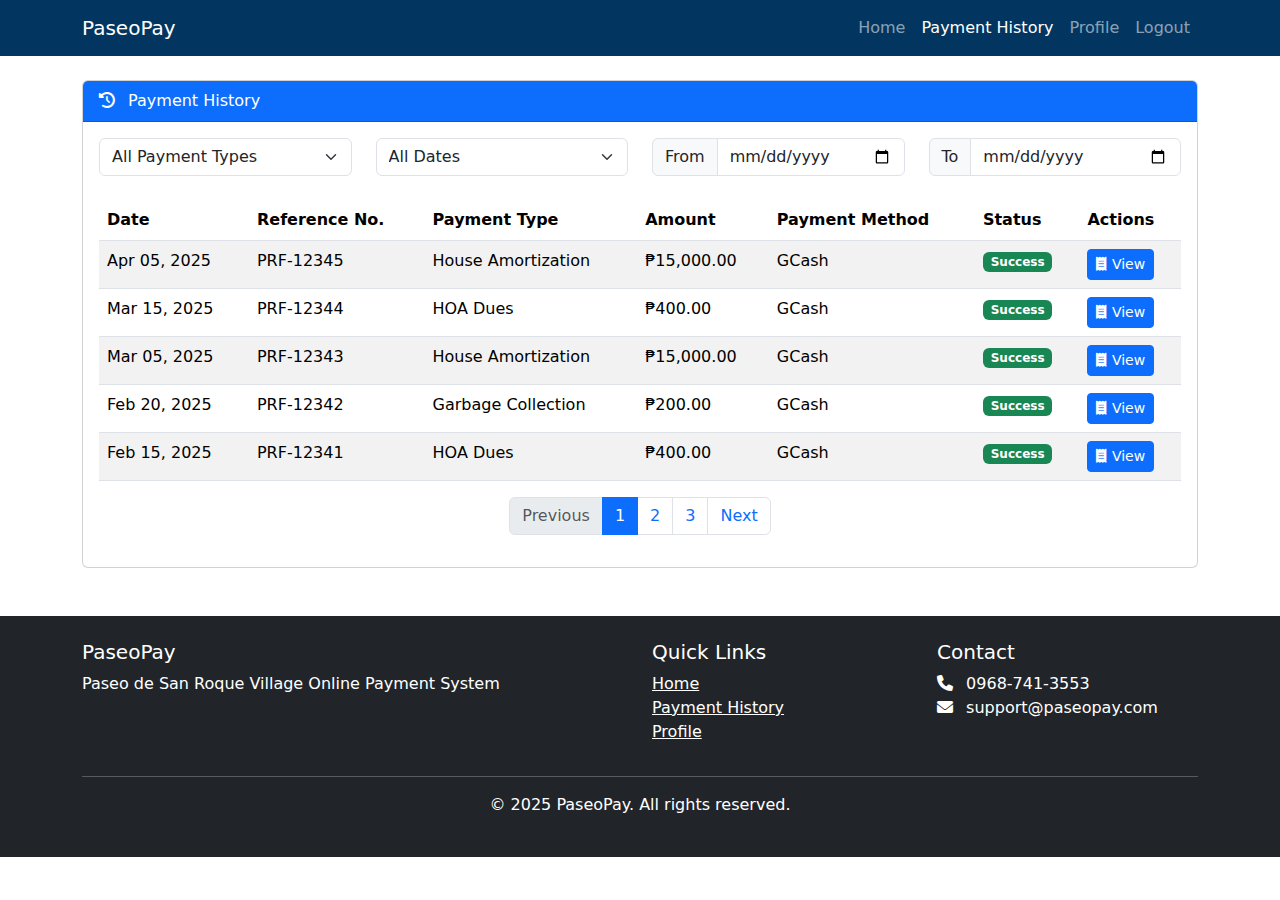
<file: homeowner/payment-history.html>
<!DOCTYPE html>
<html lang="en">
<head>
    <meta charset="UTF-8">
    <meta name="viewport" content="width=device-width, initial-scale=1.0">
    <title>Payment History - PaseoPay</title>
    <!-- Bootstrap CSS -->
    <link href="https://cdn.jsdelivr.net/npm/bootstrap@5.3.0/dist/css/bootstrap.min.css" rel="stylesheet">
    <!-- Font Awesome Icons -->
    <link rel="stylesheet" href="https://cdnjs.cloudflare.com/ajax/libs/font-awesome/6.0.0/css/all.min.css">
    <!-- Custom CSS -->
    <link rel="stylesheet" href="assets/css/styles.css">
</head>
<body>
    <!-- Navigation -->
    <nav class="navbar navbar-expand-lg navbar-dark bg-primary">
        <div class="container">
            <!-- Replace with your logo image -->
            <a class="navbar-brand" href="index.html">
                <!-- <img src="images/logo.png" alt="PaseoPay Logo" class="logo"> -->
                PaseoPay
            </a>
            <button class="navbar-toggler" type="button" data-bs-toggle="collapse" data-bs-target="#navbarNav">
                <span class="navbar-toggler-icon"></span>
            </button>
            <div class="collapse navbar-collapse" id="navbarNav">
                <ul class="navbar-nav ms-auto">
                    <li class="nav-item">
                        <a class="nav-link" href="index.html">Home</a>
                    </li>
                    <li class="nav-item">
                        <a class="nav-link active" href="payment-history.html">Payment History</a>
                    </li>
                    <li class="nav-item">
                        <a class="nav-link" href="user-profile.html">Profile</a>
                    </li>
                    <li class="nav-item">
                        <a class="nav-link" href="#" id="logoutBtn">Logout</a>
                    </li>
                </ul>
            </div>
        </div>
    </nav>

    <!-- Main Content -->
    <div class="container mt-4">
        <div class="row mb-4">
            <div class="col-md-12">
                <div class="card">
                    <div class="card-header bg-primary text-white">
                        <i class="fas fa-history me-2"></i> Payment History
                    </div>
                    <div class="card-body">
                        <!-- Payment Filter -->
                        <div class="row mb-4">
                            <div class="col-md-3">
                                <select class="form-select" id="paymentTypeFilter">
                                    <option value="all">All Payment Types</option>
                                    <option value="amortization">House Amortization</option>
                                    <option value="hoa">HOA Dues</option>
                                    <option value="garbage">Garbage Collection</option>
                                </select>
                            </div>
                            <div class="col-md-3">
                                <select class="form-select" id="dateFilter">
                                    <option value="all">All Dates</option>
                                    <option value="thisMonth">This Month</option>
                                    <option value="lastMonth">Last Month</option>
                                    <option value="thisYear">This Year</option>
                                </select>
                            </div>
                            <div class="col-md-3">
                                <div class="input-group">
                                    <span class="input-group-text">From</span>
                                    <input type="date" class="form-control" id="dateFrom">
                                </div>
                            </div>
                            <div class="col-md-3">
                                <div class="input-group">
                                    <span class="input-group-text">To</span>
                                    <input type="date" class="form-control" id="dateTo">
                                </div>
                            </div>
                        </div>

                        <!-- Payment Table -->
                        <div class="table-responsive">
                            <table class="table table-striped table-hover">
                                <thead>
                                    <tr>
                                        <th>Date</th>
                                        <th>Reference No.</th>
                                        <th>Payment Type</th>
                                        <th>Amount</th>
                                        <th>Payment Method</th>
                                        <th>Status</th>
                                        <th>Actions</th>
                                    </tr>
                                </thead>
                                <tbody id="paymentHistoryTable">
                                    <tr>
                                        <td>Apr 05, 2025</td>
                                        <td>PRF-12345</td>
                                        <td>House Amortization</td>
                                        <td>₱15,000.00</td>
                                        <td>GCash</td>
                                        <td><span class="badge bg-success">Success</span></td>
                                        <td>
                                            <button class="btn btn-sm btn-primary view-receipt" data-ref="PRF-12345">
                                                <i class="fas fa-receipt"></i> View
                                            </button>
                                        </td>
                                    </tr>
                                    <tr>
                                        <td>Mar 15, 2025</td>
                                        <td>PRF-12344</td>
                                        <td>HOA Dues</td>
                                        <td>₱400.00</td>
                                        <td>GCash</td>
                                        <td><span class="badge bg-success">Success</span></td>
                                        <td>
                                            <button class="btn btn-sm btn-primary view-receipt" data-ref="PRF-12344">
                                                <i class="fas fa-receipt"></i> View
                                            </button>
                                        </td>
                                    </tr>
                                    <tr>
                                        <td>Mar 05, 2025</td>
                                        <td>PRF-12343</td>
                                        <td>House Amortization</td>
                                        <td>₱15,000.00</td>
                                        <td>GCash</td>
                                        <td><span class="badge bg-success">Success</span></td>
                                        <td>
                                            <button class="btn btn-sm btn-primary view-receipt" data-ref="PRF-12343">
                                                <i class="fas fa-receipt"></i> View
                                            </button>
                                        </td>
                                    </tr>
                                    <tr>
                                        <td>Feb 20, 2025</td>
                                        <td>PRF-12342</td>
                                        <td>Garbage Collection</td>
                                        <td>₱200.00</td>
                                        <td>GCash</td>
                                        <td><span class="badge bg-success">Success</span></td>
                                        <td>
                                            <button class="btn btn-sm btn-primary view-receipt" data-ref="PRF-12342">
                                                <i class="fas fa-receipt"></i> View
                                            </button>
                                        </td>
                                    </tr>
                                    <tr>
                                        <td>Feb 15, 2025</td>
                                        <td>PRF-12341</td>
                                        <td>HOA Dues</td>
                                        <td>₱400.00</td>
                                        <td>GCash</td>
                                        <td><span class="badge bg-success">Success</span></td>
                                        <td>
                                            <button class="btn btn-sm btn-primary view-receipt" data-ref="PRF-12341">
                                                <i class="fas fa-receipt"></i> View
                                            </button>
                                        </td>
                                    </tr>
                                </tbody>
                            </table>
                        </div>

                        <!-- Pagination -->
                        <nav aria-label="Payment history pagination">
                            <ul class="pagination justify-content-center">
                                <li class="page-item disabled">
                                    <a class="page-link" href="#" tabindex="-1" aria-disabled="true">Previous</a>
                                </li>
                                <li class="page-item active"><a class="page-link" href="#">1</a></li>
                                <li class="page-item"><a class="page-link" href="#">2</a></li>
                                <li class="page-item"><a class="page-link" href="#">3</a></li>
                                <li class="page-item">
                                    <a class="page-link" href="#">Next</a>
                                </li>
                            </ul>
                        </nav>
                    </div>
                </div>
            </div>
        </div>
    </div>

    <!-- Receipt Modal -->
    <div class="modal fade" id="receiptModal" tabindex="-1" aria-hidden="true">
        <div class="modal-dialog">
            <div class="modal-content">
                <div class="modal-header">
                    <h5 class="modal-title">Payment Receipt</h5>
                    <button type="button" class="btn-close" data-bs-dismiss="modal" aria-label="Close"></button>
                </div>
                <div class="modal-body">
                    <div class="receipt-container">
                        <div class="text-center mb-4">
                            <!-- <img src="images/logo.png" alt="PaseoPay Logo" class="receipt-logo"> -->
                            <h4>PaseoPay</h4>
                            <p>Paseo De San Roque Village</p>
                        </div>
                        <div class="receipt-details">
                            <div class="row mb-2">
                                <div class="col-5 fw-bold">Reference Number:</div>
                                <div class="col-7" id="modalRefNumber">PRF-12345</div>
                            </div>
                            <div class="row mb-2">
                                <div class="col-5 fw-bold">Date & Time:</div>
                                <div class="col-7" id="modalDateTime">Apr 05, 2025, 10:23 AM</div>
                            </div>
                            <div class="row mb-2">
                                <div class="col-5 fw-bold">Payment Type:</div>
                                <div class="col-7" id="modalPaymentType">House Amortization</div>
                            </div>
                            <div class="row mb-2">
                                <div class="col-5 fw-bold">Amount:</div>
                                <div class="col-7" id="modalAmount">₱15,000.00</div>
                            </div>
                            <div class="row mb-2">
                                <div class="col-5 fw-bold">Payment Method:</div>
                                <div class="col-7" id="modalPaymentMethod">GCash</div>
                            </div>
                            <div class="row mb-2">
                                <div class="col-5 fw-bold">Status:</div>
                                <div class="col-7" id="modalStatus"><span class="badge bg-success">Success</span></div>
                            </div>
                            <div class="row mb-2">
                                <div class="col-5 fw-bold">Homeowner:</div>
                                <div class="col-7" id="modalHomeowner">John Doe</div>
                            </div>
                            <div class="row mb-2">
                                <div class="col-5 fw-bold">Property:</div>
                                <div class="col-7" id="modalProperty">Block 10, Lot 5, Phase 2</div>
                            </div>
                        </div>
                        <div class="text-center mt-4">
                            <p class="small text-muted">This serves as your official receipt.</p>
                            <p class="small text-muted">Thank you for your payment!</p>
                        </div>
                    </div>
                </div>
                <div class="modal-footer">
                    <button type="button" class="btn btn-secondary" data-bs-dismiss="modal">Close</button>
                    <button type="button" class="btn btn-primary" id="downloadModalReceipt">Download Receipt</button>
                </div>
            </div>
        </div>
    </div>

    <!-- Footer -->
    <footer class="bg-dark text-white py-4 mt-5">
        <div class="container">
            <div class="row">
                <div class="col-md-6">
                    <h5>PaseoPay</h5>
                    <p>Paseo de San Roque Village Online Payment System</p>
                </div>
                <div class="col-md-3">
                    <h5>Quick Links</h5>
                    <ul class="list-unstyled">
                        <li><a href="index.html" class="text-white">Home</a></li>
                        <li><a href="payment-history.html" class="text-white">Payment History</a></li>
                        <li><a href="user-profile.html" class="text-white">Profile</a></li>
                    </ul>
                </div>
                <div class="col-md-3">
                    <h5>Contact</h5>
                    <ul class="list-unstyled">
                        <li><i class="fas fa-phone me-2"></i> 0968-741-3553</li>
                        <li><i class="fas fa-envelope me-2"></i> support@paseopay.com</li>
                    </ul>
                </div>
            </div>
            <hr>
            <div class="text-center">
                <p>&copy; 2025 PaseoPay. All rights reserved.</p>
            </div>
        </div>
    </footer>

    <!-- Bootstrap JS with Popper -->
    <script src="https://cdn.jsdelivr.net/npm/bootstrap@5.3.0/dist/js/bootstrap.bundle.min.js"></script>
    <!-- Custom JS -->
    <script src="assets/js/dashboard.js"></script>
</body>
</html>
</file>
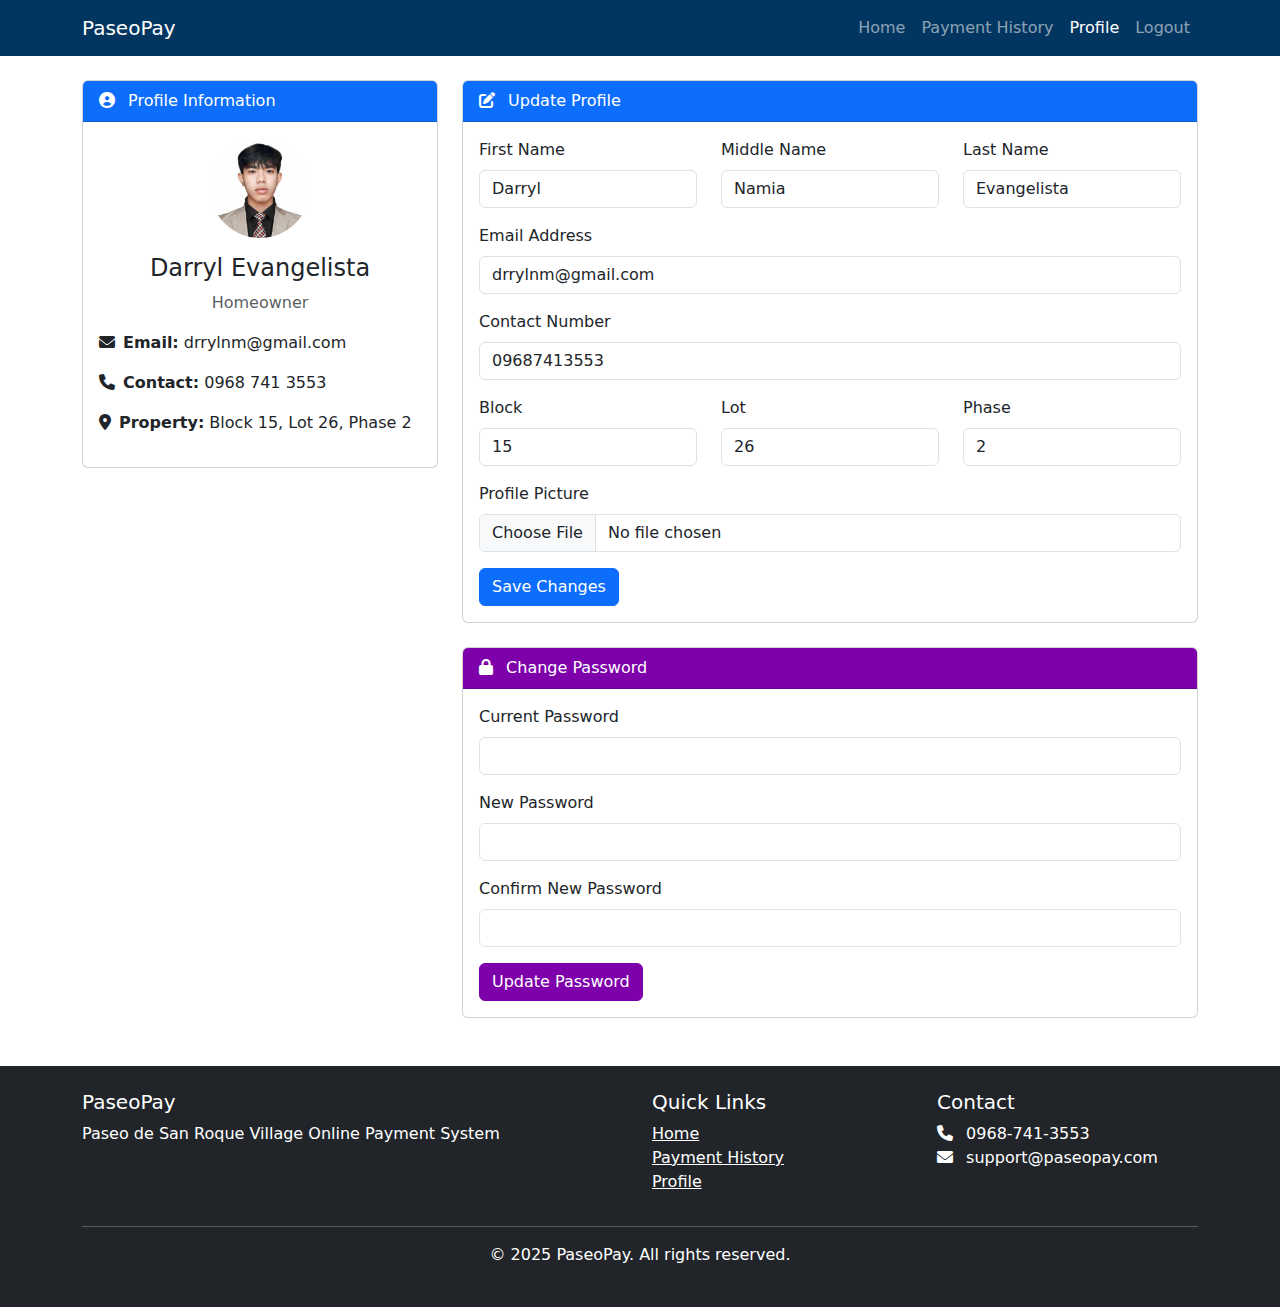
<file: homeowner/user-profile.html>
<!DOCTYPE html>
<html lang="en">
<head>
    <meta charset="UTF-8">
    <meta name="viewport" content="width=device-width, initial-scale=1.0">
    <title>Profile - PaseoPay</title>
    <!-- Bootstrap CSS -->
    <link href="https://cdn.jsdelivr.net/npm/bootstrap@5.3.0/dist/css/bootstrap.min.css" rel="stylesheet">
    <!-- Font Awesome Icons -->
    <link rel="stylesheet" href="https://cdnjs.cloudflare.com/ajax/libs/font-awesome/6.0.0/css/all.min.css">
    <!-- Custom CSS -->
    <link rel="stylesheet" href="assets/css/styles.css">
</head>
<body>
    <!-- Navigation -->
    <nav class="navbar navbar-expand-lg navbar-dark bg-primary">
        <div class="container">
            <!-- Replace with your logo image -->
            <a class="navbar-brand" href="index.html">
                <!-- <img src="images/logo.png" alt="PaseoPay Logo" class="logo"> -->
                PaseoPay
            </a>
            <button class="navbar-toggler" type="button" data-bs-toggle="collapse" data-bs-target="#navbarNav">
                <span class="navbar-toggler-icon"></span>
            </button>
            <div class="collapse navbar-collapse" id="navbarNav">
                <ul class="navbar-nav ms-auto">
                    <li class="nav-item">
                        <a class="nav-link" href="index.html">Home</a>
                    </li>
                    <li class="nav-item">
                        <a class="nav-link" href="payment-history.html">Payment History</a>
                    </li>
                    <li class="nav-item">
                        <a class="nav-link active" href="profile.html">Profile</a>
                    </li>
                    <li class="nav-item">
                        <a class="nav-link" href="#" id="logoutBtn">Logout</a>
                    </li>
                </ul>
            </div>
        </div>
    </nav>

    <!-- Main Content -->
    <div class="container mt-4">
        <div class="row">
            <div class="col-md-4 mb-4">
                <div class="card">
                    <div class="card-header bg-primary text-white">
                        <i class="fas fa-user-circle me-2"></i> Profile Information
                    </div>
                    <div class="card-body text-center">
                        <img src="assets/images/DARRYL.jpg" alt="Profile" class="rounded-circle profile-img mb-3" style="width: 100px; height: 100px;">
                        <h4 id="profileName">Darryl Evangelista</h4>
                        <p class="text-muted">Homeowner</p>
                        <div class="text-start mt-3">
                            <p><strong><i class="fas fa-envelope me-2"></i>Email:</strong> <span id="profileEmail">drrylnm@gmail.com</span></p>
                            <p><strong><i class="fas fa-phone me-2"></i>Contact:</strong> <span id="profileContact">0968 741 3553</span></p>
                            <p><strong><i class="fas fa-map-marker-alt me-2"></i>Property:</strong> Block <span id="profileBlock">15</span>, Lot <span id="profileLot">26</span>, Phase <span id="profilePhase">2</span></p>
                        </div>
                    </div>
                </div>
            </div>
            
            <div class="col-md-8">
                <div class="card">
                    <div class="card-header bg-primary text-white">
                        <i class="fas fa-edit me-2"></i> Update Profile
                    </div>
                    <div class="card-body">
                        <form id="profileForm">
                            <div class="row mb-3">
                                <div class="col-md-4">
                                    <label for="firstName" class="form-label">First Name</label>
                                    <input type="text" class="form-control" id="firstName" value="Darryl">
                                </div>
                                <div class="col-md-4">
                                    <label for="middleName" class="form-label">Middle Name</label>
                                    <input type="text" class="form-control" id="middleName" value="Namia">
                                </div>
                                <div class="col-md-4">
                                    <label for="lastName" class="form-label">Last Name</label>
                                    <input type="text" class="form-control" id="lastName" value="Evangelista">
                                </div>
                            </div>
                            
                            <div class="mb-3">
                                <label for="email" class="form-label">Email Address</label>
                                <input type="email" class="form-control" id="email" value="drrylnm@gmail.com">
                            </div>
                            
                            <div class="mb-3">
                                <label for="contactNumber" class="form-label">Contact Number</label>
                                <input type="tel" class="form-control" id="contactNumber" value="09687413553">
                            </div>
                            
                            <div class="row mb-3">
                                <div class="col-md-4">
                                    <label for="block" class="form-label">Block</label>
                                    <input type="text" class="form-control" id="block" value="15" readonly>
                                </div>
                                <div class="col-md-4">
                                    <label for="lot" class="form-label">Lot</label>
                                    <input type="text" class="form-control" id="lot" value="26" readonly>
                                </div>
                                <div class="col-md-4">
                                    <label for="phase" class="form-label">Phase</label>
                                    <input type="text" class="form-control" id="phase" value="2" readonly>
                                </div>
                            </div>
                            
                            <div class="mb-3">
                                <label for="profileImage" class="form-label">Profile Picture</label>
                                <input class="form-control" type="file" id="profileImage">
                            </div>
                            
                            <button type="submit" class="btn btn-primary">Save Changes</button>
                        </form>
                    </div>
                </div>
                
                <div class="card mt-4">
                    <div class="card-header bg-warning text-dark">
                        <i class="fas fa-lock me-2"></i> Change Password
                    </div>
                    <div class="card-body">
                        <form id="passwordForm">
                            <div class="mb-3">
                                <label for="currentPassword" class="form-label">Current Password</label>
                                <input type="password" class="form-control" id="currentPassword" required>
                            </div>
                            
                            <div class="mb-3">
                                <label for="newPassword" class="form-label">New Password</label>
                                <input type="password" class="form-control" id="newPassword" required>
                            </div>
                            
                            <div class="mb-3">
                                <label for="confirmPassword" class="form-label">Confirm New Password</label>
                                <input type="password" class="form-control" id="confirmPassword" required>
                            </div>
                            
                            <button type="submit" class="btn btn-warning">Update Password</button>
                        </form>
                    </div>
                </div>
            </div>
        </div>
    </div>

    <!-- Footer -->
    <footer class="bg-dark text-white py-4 mt-5">
        <div class="container">
            <div class="row">
                <div class="col-md-6">
                    <h5>PaseoPay</h5>
                    <p>Paseo de San Roque Village Online Payment System</p>
                </div>
                <div class="col-md-3">
                    <h5>Quick Links</h5>
                    <ul class="list-unstyled">
                        <li><a href="index.html" class="text-white">Home</a></li>
                        <li><a href="payment-history.html" class="text-white">Payment History</a></li>
                        <li><a href="user-profile.html" class="text-white">Profile</a></li>
                    </ul>
                </div>
                <div class="col-md-3">
                    <h5>Contact</h5>
                    <ul class="list-unstyled">
                        <li><i class="fas fa-phone me-2"></i> 0968-741-3553</li>
                        <li><i class="fas fa-envelope me-2"></i> support@paseopay.com</li>
                    </ul>
                </div>
            </div>
            <hr>
            <div class="text-center">
                <p>&copy; 2025 PaseoPay. All rights reserved.</p>
            </div>
        </div>
    </footer>

    <!-- Bootstrap JS with Popper -->
    <script src="https://cdn.jsdelivr.net/npm/bootstrap@5.3.0/dist/js/bootstrap.bundle.min.js"></script>
    <!-- Custom JS -->
    <script src="assets/js/dashboard.js"></script>
</body>
</html>
</file>
<file: admin/assets/css/styles.css>
/* Main styles */
body {
    font-family: Arial, sans-serif;
    background-color: #f8f9fa;
}

/* Sidebar styles */
#sidebar {
    background-color: #023660;
    min-height: 100vh;
    padding-top: 20px;
    position: fixed;
    top: 0;
    bottom: 0;
    left: 0;
    z-index: 100;
    box-shadow: 0 0 10px rgba(0, 0, 0, 0.1);
}

#sidebar .nav-link {
    color: #f8f9fa;
    padding: 10px 15px;
    border-radius: 5px;
    margin-bottom: 5px;
}

#sidebar .nav-link:hover {
    background-color: #01101c;
}

#sidebar .nav-link.active {
    background-color: #e3f2fd;
    color: #023660;
    font-weight: bold;
}

/* Content area */
main {
    padding: 20px;
}

.content-page {
    display: none;
}

.content-page.active {
    display: block;
}

/* Card styling */
.card {
    border-radius: 8px;
    box-shadow: 0 2px 5px rgba(0, 0, 0, 0.1);
}

.card-header {
    background-color: #f8f9fa;
    font-weight: bold;
}

/* Tables */
.table th {
    background-color: #f8f9fa;
}

/* Border left cards on dashboard */
.border-left-primary {
    border-left: 4px solid #0014c3;
}

.border-left-success {
    border-left: 4px solid #2e7d32;
}

.border-left-warning {
    border-left: 4px solid #7d00ab;
}

.border-left-danger {
    border-left: 4px solid #dc0416;
}

.border-left-secondary {
    border-left: 4px solid #00fa4b;
}

/* Responsive fixes */
@media (max-width: 767.98px) {
    #sidebar {
        position: static;
        height: auto;
        min-height: auto;
        padding-bottom: 20px;
    }
    
    main {
        margin-left: 0;
    }
}

/* Form elements */
.form-control:focus, .btn:focus {
    box-shadow: 0 0 0 0.25rem rgba(100, 181, 246, 0.25);
    border-color: #64b5f6;
}

/* Custom button styling */
.btn-primary {
    background-color: #0014c3;
    border-color: #0014c3;
}

.btn-primary:hover {
    background-color: #007af4;
    border-color: #007af4;
}

.btn-danger {
    background-color: #dc0416;
    border-color: #dc0416;
}

.btn-success {
    background-color: #2e7d32;
    border-color: #2e7d32;
}

.btn-warning {
    background-color: #7d00ab !important;
    color: #fff;
    border-color: #7d00ab;
}

.btn-secondary {
    background-color: #2e7d32 !important;
    border-color: #2e7d32;
}

/* Modal styling */
.modal-header {
    background-color: #f8f9fa;
    border-bottom: 1px solid #dee2e6;
}

.modal-footer {
    background-color: #f8f9fa;
    border-top: 1px solid #dee2e6;
}

/* Badges */
.badge.bg-success {
    background-color: #2e7d32 !important;
    border-radius: 0 !important;
}

.badge.bg-warning {
    background-color: #7d00ab !important;
    border-radius: 0 !important;
    color: #fff;
}

.badge.bg-danger {
    background-color: #dc0416 !important;
    border-radius: 0 !important;
}

.badge.bg-info {
    background-color: #0014c3 !important;
    border-radius: 0 !important;
}

.badge.bg-primary {
    background-color: #023660 !important;
    border-radius: 0 !important;
}

.badge.bg-secondary {
    background-color: #2e7d32 !important;
    border-radius: 0 !important;
}

.badge.bg-dark {
    background-color: #023660 !important;
    border-radius: 0 !important;
}

/* Text Style */
.text-warning {
    color: #7d00ab !important;
}

.text-success {
    color: #2e7d32 !important;
}

.text-primary {
    color: #0014c3 !important;
}

.text-danger {
    color: #dc0416 !important;
}

.text-secondary {
    color: #37a758 !important;
}   

/*cards Styles*/
.stat-number {
    margin-top: 10px !important;
    margin-bottom: 0px !important;
    font-size: 2rem;
    font-weight: bold;
    display: flex;
    align-items: center;
    justify-content: center;
    flex-grow: 1;
}

.stat-number2 {
    margin-top: 10px !important;
    margin-bottom: 0px !important;
    font-size: 2rem;
    display: flex;
    align-items: center;
    justify-content: center;
    flex-grow: 1;
}

.icon-large {
    font-size: 2rem;
}

.icon-large2 {
    font-size: 1.5rem;
}

/* Search box */
.input-group {
    margin-bottom: 15px;
}

.bg-warning {
    background-color: #7d00ab !important;
}
</file>
<file: homeowner/assets/css/styles.css>
.navbar-dark.bg-primary {
  background-color: #023660 !important;
}

.card-header.bg-info {
  background-color: #023660 !important;
  color: #fff !important;
}

.card-header.bg-warning {
  background-color: #7d00ab !important;
  color: #fff !important;
}

.btn.btn-warning {
  background-color: #7d00ab !important;
  border-color: #7d00ab !important;
  color: #fff !important;
}

.btn.btn-outline-warning {
  color: #7d00ab;
  border-color: #7d00ab !important;
}
</file>
